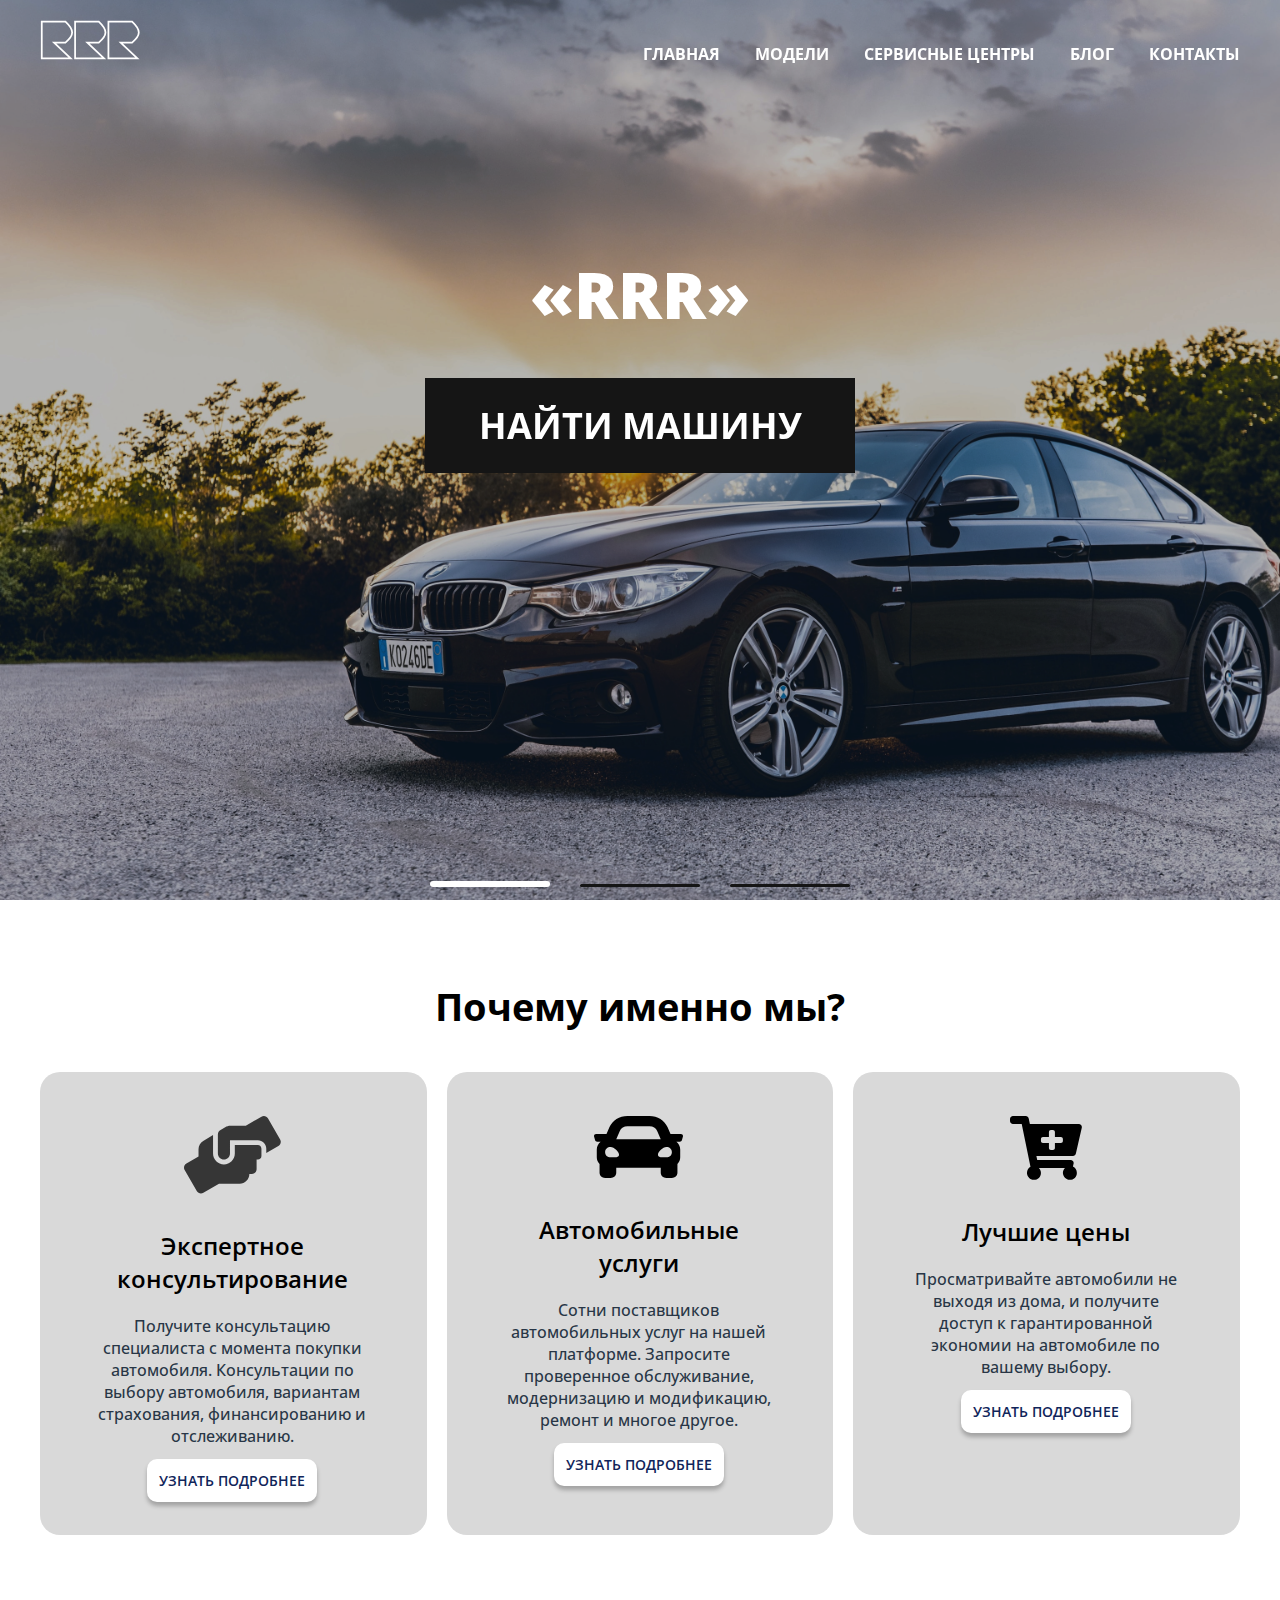
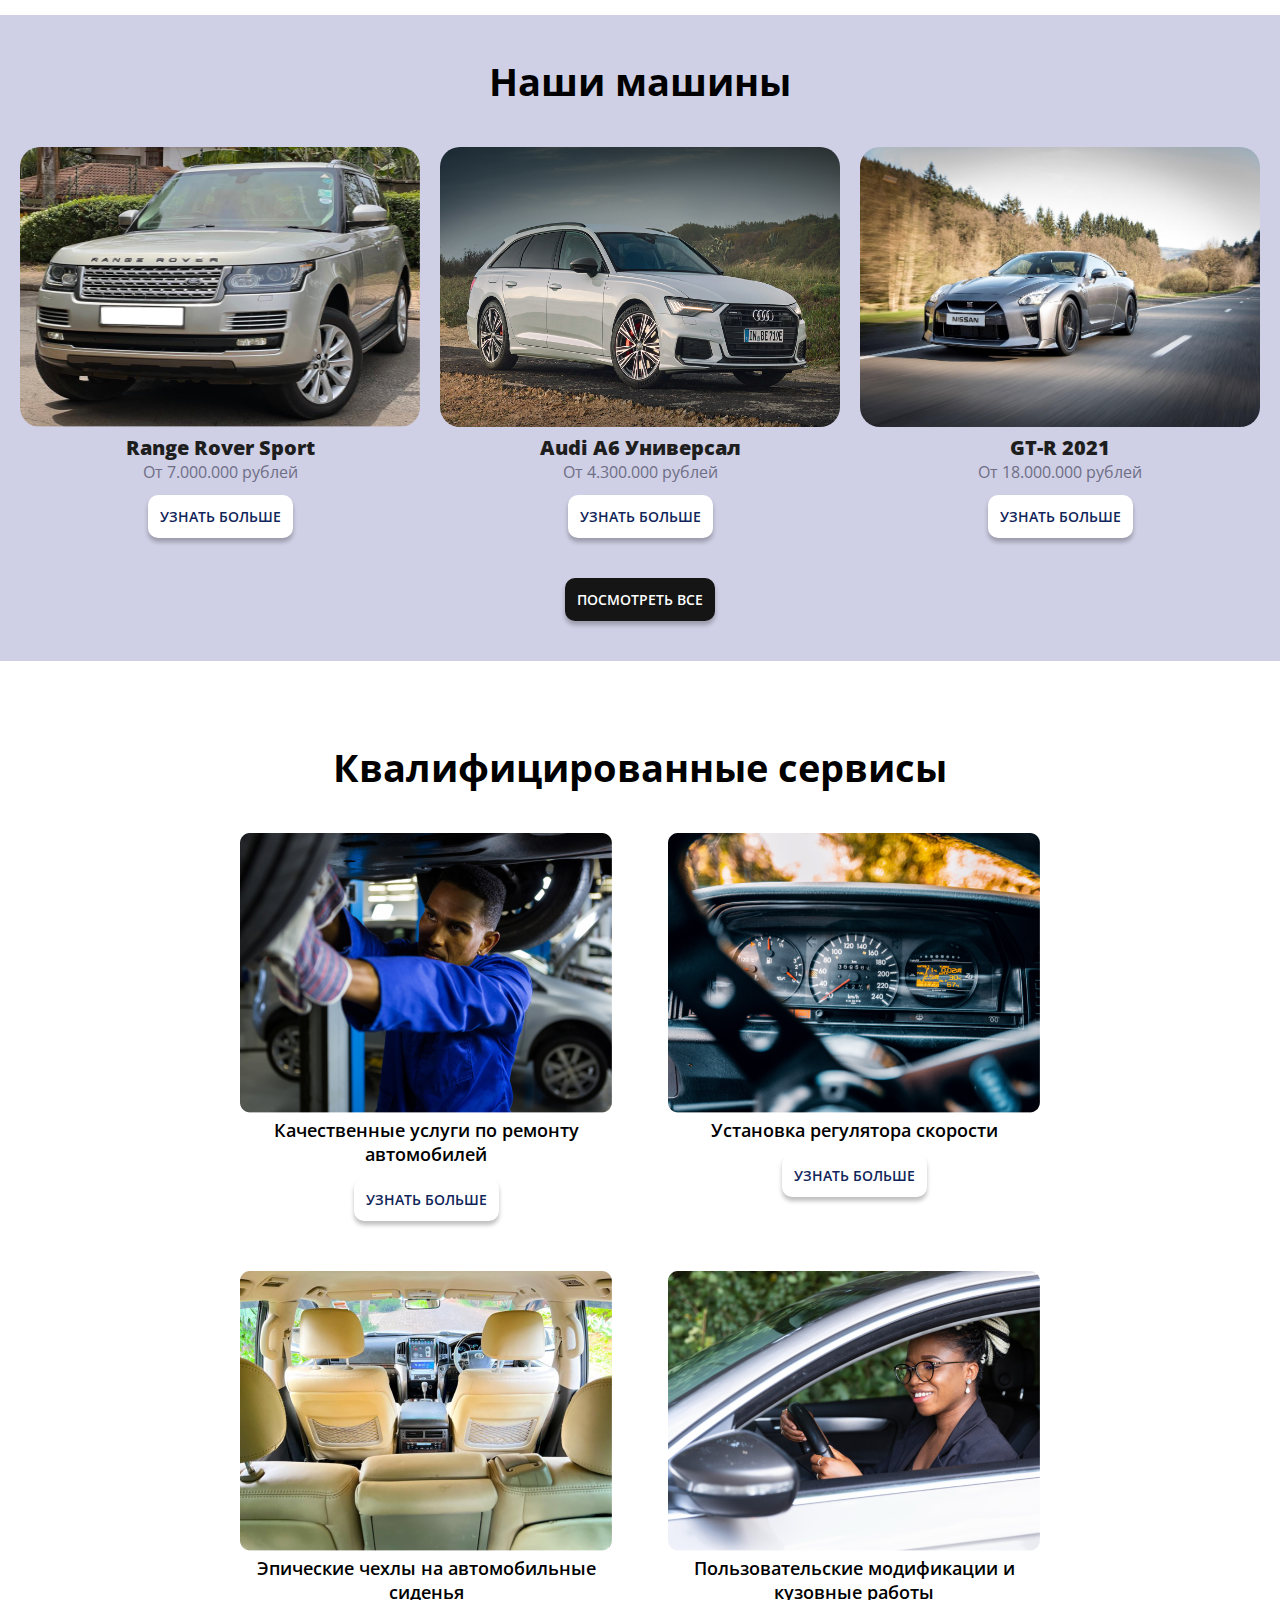
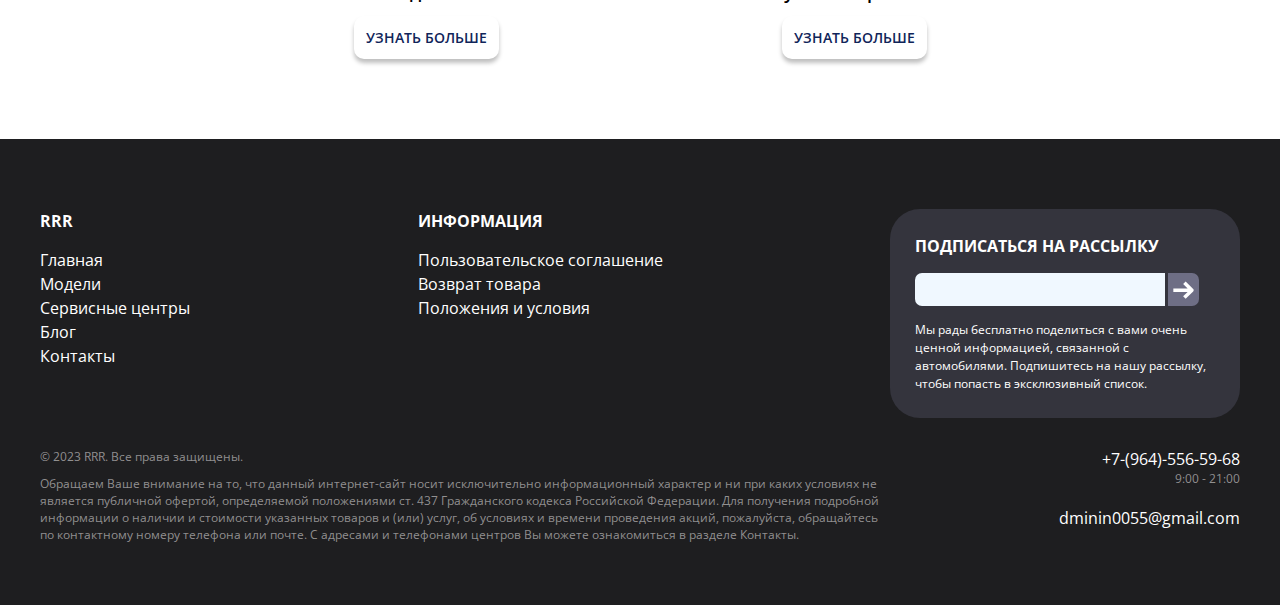
<file: index.html>
<!DOCTYPE html>
<html lang="en">
<head>
    <meta charset="UTF-8">
    <title>Car - showroom</title>
    <meta name="viewport" content="width=device-width, initial-scale=1.0">

    <link rel="preconnect" href="https://fonts.googleapis.com">
    <link rel="preconnect" href="https://fonts.gstatic.com" crossorigin>
    <link href="https://fonts.googleapis.com/css2?family=Inter:wght@400;600&family=Montserrat:wght@400;600;700&family=Open+Sans:wght@400;600;700&display=swap" rel="stylesheet">

    <link rel="preconnect" href="https://fonts.googleapis.com">
    <link rel="preconnect" href="https://fonts.gstatic.com" crossorigin>
    <link href="https://fonts.googleapis.com/css2?family=Lato:wght@400;700&display=swap" rel="stylesheet">

    <link
            rel="stylesheet"
            href="https://cdn.jsdelivr.net/npm/swiper@10/swiper-bundle.min.css"
    />

    <link rel="stylesheet" href="css/style.css">

    <script src="https://cdn.jsdelivr.net/npm/swiper@10/swiper-bundle.min.js" defer></script>
    <script src="js/main.js" defer></script>
    <script src="js/swiper.js" defer></script>
</head>
<body>

    <div class="wrapper">
        <header class="header header_main">
            <div class="container">
                <div class="header__inner">
                    <a href="index.html" class="logo">
                        <img src="img/main/logo.svg" alt="logo" class="logo_img" width="100px" >
                    </a>
                    <nav class="menu">
                        <ul class="menu_list">
                            <li class="menu_list-item">
                                <a href="index.html" class="menu_list-link">Главная</a>
                            </li>
                            <li class="menu_list-item">
                                <a href="pages/models.html" class="menu_list-link">Модели</a>
                            </li>
                            <li class="menu_list-item">
                                <a href="pages/service_center.html" class="menu_list-link">Сервисные центры</a>
                            </li>
                            <li class="menu_list-item">
                                <a href="pages/blog.html" class="menu_list-link">Блог</a>
                            </li>
                            <li class="menu_list-item">
                                <a href="pages/contacts.html" class="menu_list-link">Контакты</a>
                            </li>
                        </ul>
                    </nav>
                    <div class="burger">
                        <img src="img/white-menu.svg" alt="menu">
                    </div>
                </div>
            </div>
        </header>

        <div class="main">
            <section class="top">
                <div class="container">
                    <h1 class="title">
                        <span>&#171;RRR&#187;</span>
                    </h1>
                    <a href="pages/models.html" class="top__link">Найти Машину</a>
                </div>
            </section>
            <div class="slider">
                <div class="swiper">
                    <div class="swiper-wrapper">
                        <div class="swiper-slide" style="background-image: url(img/main/swiper_1.png)"></div>
                        <div class="swiper-slide" style="background-image: url(img/main/swiper_2.jpeg)"></div>
                        <div class="swiper-slide" style="background-image: url(img/main/swiper_3.jpeg)"></div>
                    </div>
                    <div class="swiper-pagination"></div>
                </div>
            </div>
            <section class="why_us">
                <div class="container">
                    <h1 class="why_us__title">Почему именно мы?</h1>
                    <div class="why_us__cards">
                        <div class="why_us__card_item">
                            <img src="img/main/card_img_1.svg" alt="img" class="why_us__card_img">
                            <p class="why_us__card_title">Экспертное консультирование</p>
                            <p class="why_us__card_description">
                                Получите консультацию специалиста с момента покупки автомобиля.
                                Консультации по выбору автомобиля, вариантам страхования, финансированию и отслеживанию.
                            </p>
                            <a href="pages/contacts.html" class="why_us__card_link">Узнать подробнее</a>
                        </div>
                        <div class="why_us__card_item">
                            <img src="img/main/card_img_2.svg" alt="img" class="why_us__card_img">
                            <p class="why_us__card_title">Автомобильные услуги</p>
                            <p class="why_us__card_description">
                                Сотни поставщиков автомобильных услуг на нашей платформе.
                                Запросите проверенное обслуживание, модернизацию и модификацию, ремонт и многое другое.
                            </p>
                            <a href="pages/contacts.html" class="why_us__card_link">Узнать подробнее</a>
                        </div>
                        <div class="why_us__card_item">
                            <img src="img/main/card_img_3.svg" alt="img" class="why_us__card_img">
                            <p class="why_us__card_title">Лучшие цены</p>
                            <p class="why_us__card_description">
                                Просматривайте автомобили не выходя из дома, и получите доступ
                                к гарантированной экономии на автомобиле по вашему выбору.
                            </p>
                            <a href="pages/contacts.html" class="why_us__card_link">Узнать подробнее</a>
                        </div>
                    </div>
                </div>
            </section>

            <section class="our_cars">
                <div class="container">
                    <h1 class="our_cars__title">Наши машины</h1>
                    <div class="our_cars__cards">
                        <div class="our_cars__card_item">
                            <img src="img/main/car_range_rover.png" alt="img" class="our_cars__card_img" width="400" height="280">
                            <p class="our_cars__card_car_title">Range Rover Sport</p>
                            <p class="our_cars__card_car_price">От 7.000.000 рублей</p>
                            <a href="pages/contacts.html" class="our_cars__card_link">Узнать больше</a>
                        </div>
                        <div class="our_cars__card_item">
                            <img src="img/main/car_audi.jpeg" alt="img" class="our_cars__card_img" width="400" height="280">
                            <p class="our_cars__card_car_title">Audi A6 Универсал</p>
                            <p class="our_cars__card_car_price">От 4.300.000 рублей</p>
                            <a href="pages/contacts.html" class="our_cars__card_link">Узнать больше</a>
                        </div>
                        <div class="our_cars__card_item">
                            <img src="img/main/car_gtr.jpeg" alt="img" class="our_cars__card_img" width="400" height="280">
                            <p class="our_cars__card_car_title">GT-R 2021</p>
                            <p class="our_cars__card_car_price">От 18.000.000 рублей</p>
                            <a href="pages/contacts.html" class="our_cars__card_link">Узнать больше</a>
                        </div>
                    </div>
                    <a href="pages/models.html" class="our_cars__link">Посмотреть все</a>
                </div>
            </section>

            <section class="quality_services">
                <div class="big_container">
                    <h1 class="quality_services__title">Квалифицированные сервисы</h1>
                    <div class="quality_services__cards">
                        <div class="quality_services__card_item">
                            <img src="img/main/services_1.png" alt="img" class="quality_services__card_img">
                            <p class="quality_services__card_text">Качественные услуги по ремонту автомобилей</p>
                            <a href="pages/contacts.html" class="quality_services__card_link">Узнать больше</a>
                        </div>
                        <div class="quality_services__card_item">
                            <img src="img/main/services_2.png" alt="img" class="quality_services__card_img">
                            <p class="quality_services__card_text">Установка регулятора скорости</p>
                            <a href="pages/contacts.html" class="quality_services__card_link">Узнать больше</a>
                        </div>
                        <div class="quality_services__card_item">
                            <img src="img/main/services_3.png" alt="img" class="quality_services__card_img">
                            <p class="quality_services__card_text">Эпические чехлы на автомобильные сиденья</p>
                            <a href="pages/contacts.html" class="quality_services__card_link">Узнать больше</a>
                        </div>
                        <div class="quality_services__card_item">
                            <img src="img/main/services_4.png" alt="img" class="quality_services__card_img">
                            <p class="quality_services__card_text">Пользовательские модификации и кузовные работы</p>
                            <a href="pages/contacts.html" class="quality_services__card_link">Узнать больше</a>
                        </div>
                    </div>
                </div>
            </section>
        </div>

        <footer class="footer">
            <div class="container">
                <div class="footer_container">
                    <div class="footer_menu">
                        <ul class="footer_menu-list">
                            <li class="footer_menu-list-item">
                                <p class="footer_menu-list-title">RRR</p>
                            </li>
                            <li class="footer_menu-list-item">
                                <a href="index.html" class="footer_menu-list-link">Главная</a>
                            </li>
                            <li class="footer_menu-list-item">
                                <a href="pages/models.html" class="footer_menu-list-link">Модели</a>
                            </li>
                            <li class="footer_menu-list-item">
                                <a href="pages/service_center.html" class="footer_menu-list-link">Сервисные центры</a>
                            </li>
                            <li class="footer_menu-list-item">
                                <a href="pages/blog.html" class="footer_menu-list-link">Блог</a>
                            </li>
                            <li class="footer_menu-list-item">
                                <a href="pages/contacts.html" class="footer_menu-list-link">Контакты</a>
                            </li>
                        </ul>
                    </div>
                    <div class="footer_menu">
                        <ul class="footer_menu-list">
                            <li class="footer_menu-list-item">
                                <p class="footer_menu-list-title">Информация</p>
                            </li>
                            <li class="footer_menu-list-item">
                                <a href="#" class="footer_menu-list-link">Пользовательское соглашение</a>
                            </li>
                            <li class="footer_menu-list-item">
                                <a href="#" class="footer_menu-list-link">Возврат товара</a>
                            </li>
                            <li class="footer_menu-list-item">
                                <a href="#" class="footer_menu-list-link">Положения и условия</a>
                            </li>
                        </ul>
                    </div>
                    <div class="footer_menu">
                        <div class="footer_menu-form">
                            <ul class="footer_menu-list">
                                <li class="footer_menu-list-item">
                                    <p class="footer_menu-list-title">Подписаться на рассылку</p>
                                </li>
                                <li class="footer_menu-list-item">
                                    <div class="footer_menu-list-input-container">
                                        <input type="email" class="footer_menu-list-input">
                                        <button class="footer_menu-list-input-submit">
                                            <img src="img/arrow.svg" alt="submit" class="footer_menu-list-input-submit-img">
                                        </button>
                                    </div>
                                </li>
                                <li class="footer_menu-list-item">
                                    <p class="footer_menu-list-description">
                                        Мы рады бесплатно поделиться с вами очень ценной информацией, связанной с автомобилями.
                                        Подпишитесь на нашу рассылку, чтобы попасть в эксклюзивный список.
                                    </p>
                                </li>
                            </ul>
                        </div>
                    </div>
                </div>
                <div class="footer_bottom">
                    <div class="footer_bottom-text">
                        <div class="footer_bottom-copyright">
                            © 2023 RRR. Все права защищены.
                        </div>
                        <p>
                            Обращаем Ваше внимание на то, что данный интернет-сайт носит исключительно информационный
                            характер и ни при каких
                            условиях не является
                            публичной офертой, определяемой положениями ст. 437 Гражданского кодекса Российской
                            Федерации. Для получения
                            подробной информации о наличии и
                            стоимости указанных товаров и (или) услуг, об условиях и времени проведения акций,
                            пожалуйста, обращайтесь по контактному номеру телефона или почте.
                            С адресами и телефонами центров Вы можете ознакомиться в разделе Контакты.
                        </p>
                    </div>
                    <div class="footer_bottom-contacts">
                        <div class="footer_bottom-contacts-data">
                            +7-(964)-556-59-68
                        </div>
                        <div class="footer_bottom-contacts-time">
                            9:00 - 21:00
                        </div>
                        <div class="footer_bottom-contacts-data">
                            dminin0055@gmail.com
                        </div>
                    </div>
                </div>

            </div>
        </footer>
    </div>

</body>
</html>
</file>
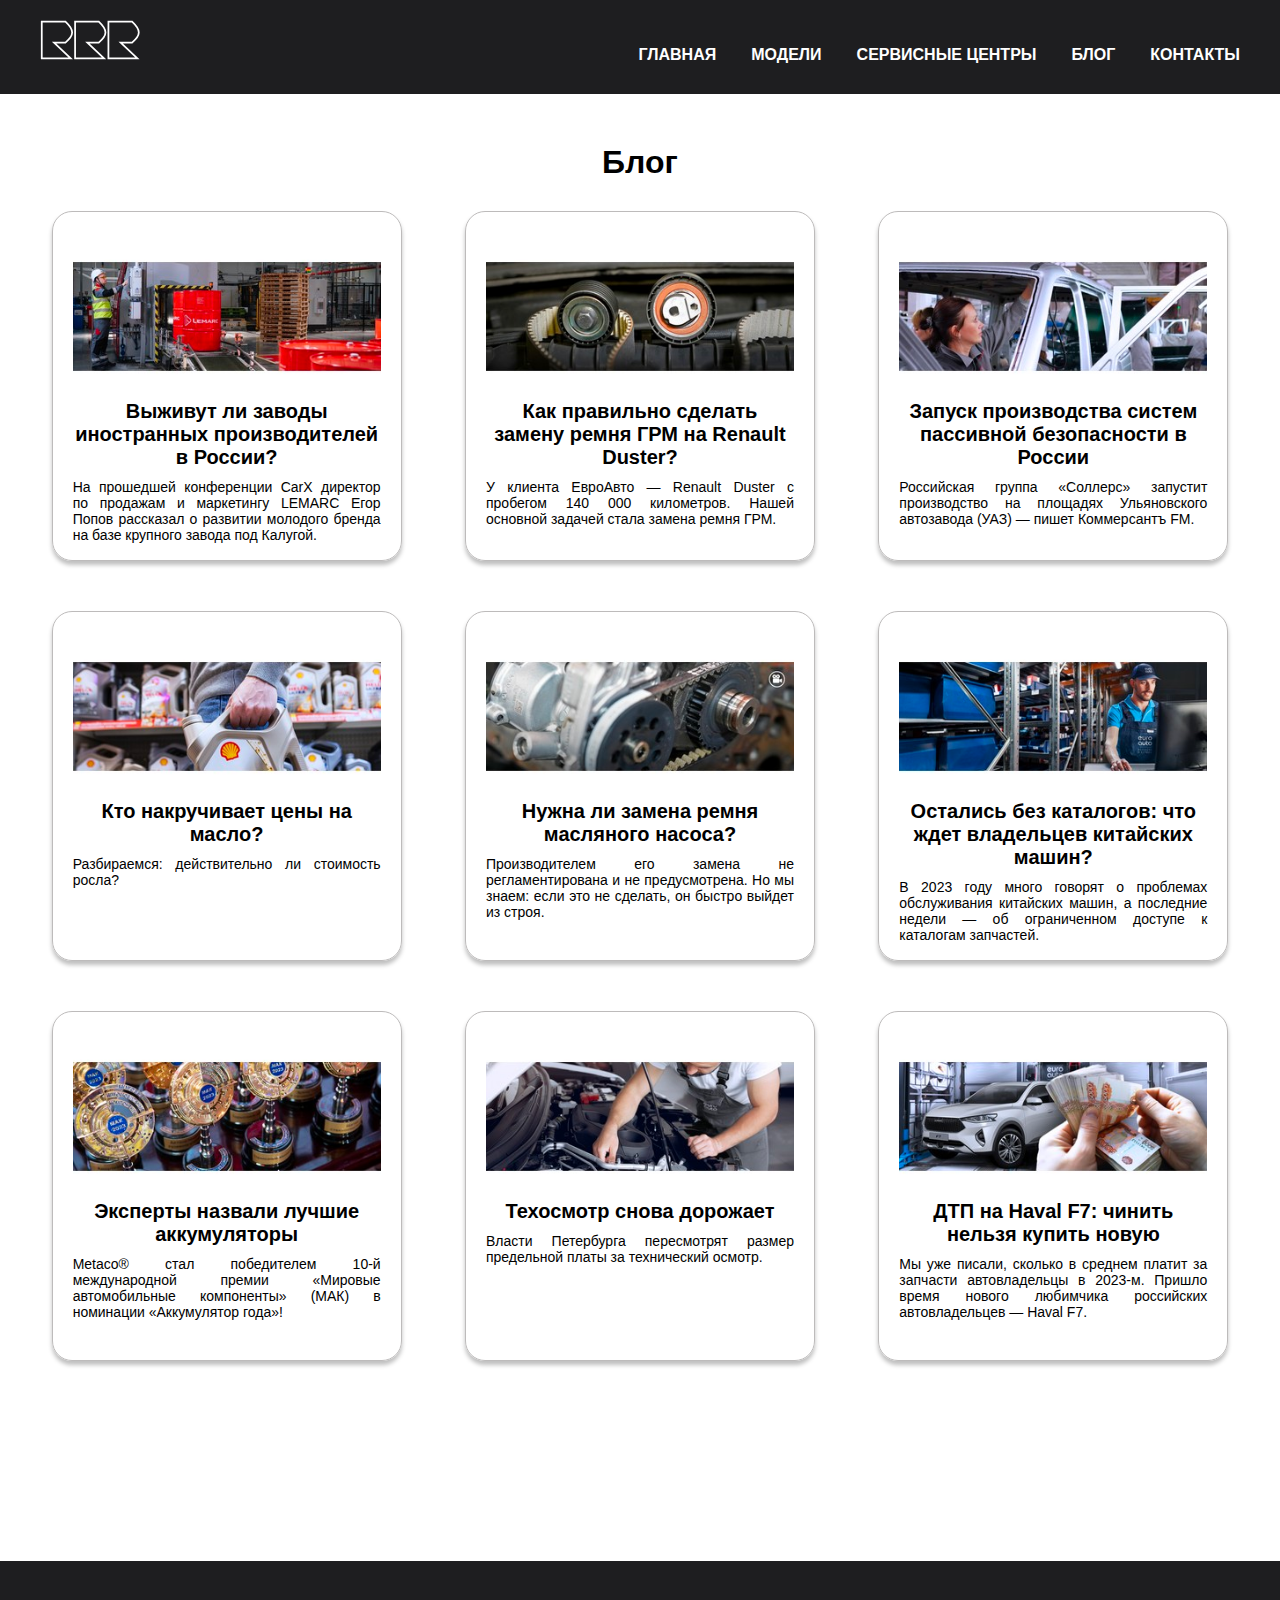
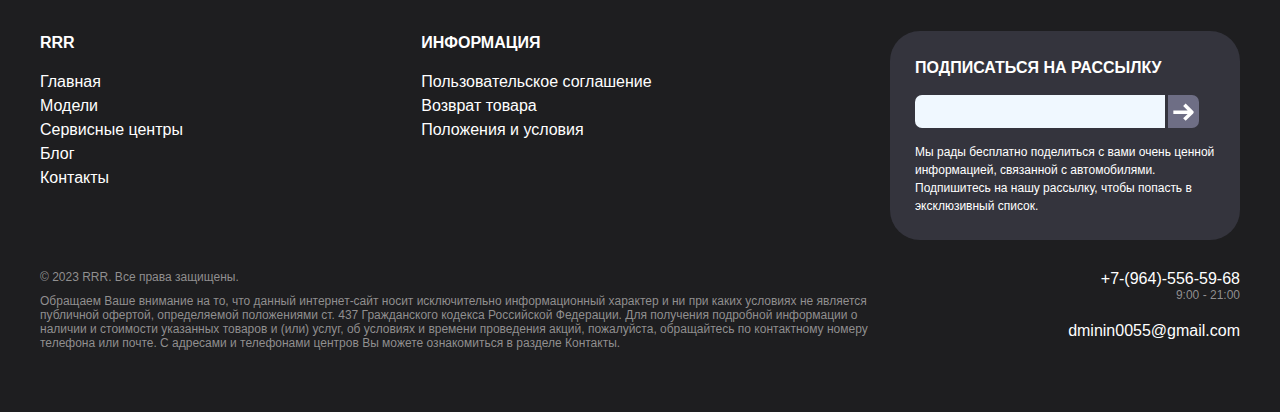
<file: pages/blog.html>
<!DOCTYPE html>
<html lang="en">
<head>
    <meta charset="UTF-8">
    <title>Car - showroom</title>
    <meta name="viewport" content="width=device-width, initial-scale=1.0">
    <link rel="preconnect" href="https://fonts.googleapis.com">
    <link rel="preconnect" href="https://fonts.gstatic.com" crossorigin>
    <link href="https://fonts.googleapis.com/css2?family=Lato:wght@400;700&display=swap" rel="stylesheet">
    <link rel="stylesheet" href="../css/style.css">
    <link rel="stylesheet" href="../css/style_blog.css">
    <script src="../js/main.js" defer></script>
    <script src="../js/blog.js" defer></script>
</head>
<body>

    <div class="wrapper">
        <header class="header">
            <div class="container">
                <div class="header__inner">
                    <a href="../index.html" class="logo">
                        <img src="../img/main/logo.svg" alt="logo" class="logo_img" width="100px" >
                    </a>
                    <nav class="menu">
                        <ul class="menu_list">
                            <li class="menu_list-item">
                                <a href="../index.html" class="menu_list-link">Главная</a>
                            </li>
                            <li class="menu_list-item">
                                <a href="models.html" class="menu_list-link">Модели</a>
                            </li>
                            <li class="menu_list-item">
                                <a href="service_center.html" class="menu_list-link">Сервисные центры</a>
                            </li>
                            <li class="menu_list-item">
                                <a href="blog.html" class="menu_list-link">Блог</a>
                            </li>
                            <li class="menu_list-item">
                                <a href="contacts.html" class="menu_list-link">Контакты</a>
                            </li>
                        </ul>
                    </nav>
                    <div class="burger">
                        <img src="../img/white-menu.svg" alt="menu">
                    </div>
                </div>
            </div>
        </header>

        <div class="main">
            <div class="blog_wrapper">
                <div class="blog_container">
                    <div class="main_div">
                        <h1 class="main_title">Блог</h1>
                        <div class="blog_items">
                            <a href="#" class="blog_item_link">
                                <div class="blog_item">
                                    <img src="../img/blog/img.png" alt="" class="blog_item_img">
                                    <h5 class="blog_item_title">Выживут ли заводы иностранных производителей в России?</h5>
                                    <p class="blog_item_description">На прошедшей конференции CarX директор по продажам и маркетингу LEMARC Егор Попов рассказал о развитии молодого бренда на базе крупного завода под Калугой.</p>
                                </div>
                                <div class="hidden">
                                    <div class="hidden_content h1">
                                        <h1 class="title">Почему производство масел востребовано в России?</h1>
                                        <p class="p">“С уходом четырех лидеров рынка моторных масел перед нами встала задача заместить их продуктовую линейку без потери качества. Автомобили, которые выходят на наш рынок последние 5-7 лет, стали еще более технологичными и современными. Заглянув в сервисные книжки ваших машин и тех, которые только появляются, вы увидите требования уровня API SP, малозольные масла, уровня С5 - С6 и так далее. Я уже не говорю про маловязкие”, — рассказал Егор Попов.</p>
                                        <h1 class="title">Производство российского масла для ДВС</h1>
                                        <p class="p">Спикер рассказал, что в первую очередь удалось сохранить команду и сверхсовременный технологичный завод 2018 года. Он производит до 75 тыс. тонн продукции в год. Для обеспечения бесперебойных поставок на рынок пришлось надстроить резервуарный парк, модернизировать его для единовременного хранения 8 000 тонн сырья. Зачем так много? Сейчас LEMARC использует те же импортные компоненты, что прежний бренд. Изменились только сроки поставки: с 14 до 120 дней. Хранить компоненты приходится дольше.</p>
                                        <p class="p">Лаборатория, оборудованная по последнему слову техники, занимается контролем входящего сырья и готовой продукции. Сотрудники на связи с автопроизводителями в Европе и Азии 24/7. Очень важен вопрос допусков, которые будут получены уже в ноябре 2023 года.</p>
                                        <p class="p">В компании действует инновационная технология потокового смешивания компонентов Simultaneous Metering Blender (SMB). Это еще одна возможность увеличить объем производства, который планируется наращивать. Склад готовой продукции на 8 000 паллетомест позволяет до 2 месяцев хранить продукцию для дистрибьюторов, дилеров и автозаводов.</p>
                                    </div>
                                </div>
                            </a>
                            <a href="#" class="blog_item_link">
                                <div class="blog_item">
                                    <img src="../img/blog/img_1.png" alt="" class="blog_item_img">
                                    <h5 class="blog_item_title">Как правильно сделать замену ремня ГРМ на Renault Duster?</h5>
                                    <p class="blog_item_description">У клиента ЕвроАвто — Renault Duster c пробегом 140 000 километров. Нашей основной задачей стала замена ремня ГРМ.</p>
                                </div>
                                <div class="hidden">
                                    <div class="hidden_content h2">
                                        <h1 class="title">Как правильно сделать замену ремня ГРМ на Renault Duster?</h1>
                                        <p class="p">Для ремонта потребуются ремень ГРМ, натяжной ролик, паразитный ролик. Можно купить их по отдельности, но мы использовали комплект Metaco. Во-первых, он надлежащего качества. Во-вторых, в комплекте есть нужные заглушки технологического отверстия для установки планки фиксатора распредвала и два болта.</p>
                                        <p class="p">Кроме того, потребуются фиксаторы коленчатого вала и распредвала, а также шестерен распредвала. Начинаем работу с осмотра автомобиля целиком, даже если заказ-наряд не включает это. Например, в данном случае рекомендовано заменить воздушный фильтр. </p>
                                        <p class="p">Пока колесо не снято, проверяем наличие люфтов и посторонних шумов. Передние покрышки летние, задние зимние. Это запрещено, к тому же небезопасно. Заметен небольшой люфт подвески. Отчетливо стучит правая стойка стабилизатора. С задней стороны тормозной щит покрыт технической жидкостью – значит, поврежден тормозной цилиндр. Такая течь небезопасна.</p>
                                        <p class="p">Видны рыжие следы на крестовине карданного вала и его люфт. Рано или поздно это приведет к битью подшипника хвостовика заднего редуктора. Заводом-изготовителем не предусмотрен ремонт карданного вала — рекомендуем замену. </p>
                                    </div>
                                </div>
                            </a>
                            <a href="#" class="blog_item_link">
                                <div class="blog_item">
                                    <img src="../img/blog/img_2.png" alt="" class="blog_item_img">
                                    <h5 class="blog_item_title">Запуск производства систем пассивной безопасности в России</h5>
                                    <p class="blog_item_description">Российская группа «Соллерс» запустит производство на площадях Ульяновского автозавода (УАЗ) — пишет Коммерсантъ FM.</p>
                                </div>
                                <div class="hidden">
                                    <div class="hidden_content h3">
                                        <h1 class="title">Запуск производства систем пассивной безопасности в России</h1>
                                        <p class="p">Российская группа «Соллерс» запустит производство на площадях Ульяновского автозавода (УАЗ) — пишет Коммерсантъ FM. Планируется выпуск подушек и ремней безопасности, электронных блоков управления системами безопасности и рулевых колес. Рассказываем о проекте!</p>
                                        <h1 class="title">Почему именно эти устройства?</h1>
                                        <p class="p">Выбор товаров для производства объяснил заместитель генерального директора ЕвроАвто, член правления Союза автосервисов Илья Плисов:</p>
                                        <p class="p">“Выпуск автомобилей без подушек безопасности недопустим. Уже несколько десятилетий они показывают свою эффективность и спасают сотни жизней. Производство самих подушек, связанных с ними пиропатронов, близких по действию преднатяжителей ремней безопасности и систем управления срабатыванием, критически важно для страны."</p>
                                        <h1 class="title">Поддержка Минпромторг</h1>
                                        <p class="p">К слову о поддержке. Объем инвестиций в проект “Соллерс” составит примерно 1,5 млрд рублей. Группа планирует взять займ у Фонда развития промышленности (ФРП). К проекту планируется привлечь китайских партнеров. </p>
                                    </div>
                                </div>
                            </a>
                            <a href="#" class="blog_item_link">
                                <div class="blog_item">
                                    <img src="../img/blog/img_3.png" alt="" class="blog_item_img">
                                    <h5 class="blog_item_title">Кто накручивает цены на масло?</h5>
                                    <p class="blog_item_description">Разбираемся: действительно ли стоимость росла?</p>
                                </div>
                                <div class="hidden">
                                    <div class="hidden_content h4">
                                        <h1 class="title">Кто накручивает цены на масло?</h1>
                                        <p class="p">Вы видели эти заголовки? Если не брать во внимание новости о контрафакте моторного масла в СМИ, то они о его цене:

                                            Какие проблемы ждут рынок автомобильных масел. Они уже подорожали на 80%
                                            В России скоро подорожает импортное моторное масло
                                            Великое автоподорожание. Как не переплачивать за масло?

                                            Это лишь несколько примеров. Разбираемся: действительно ли стоимость росла?</p>
                                        <h1 class="title">Автомасла дорожают?</h1>
                                        <p class="p">Причин всегда несколько. Это может быть рост спроса на нефтепродукты, увеличение стоимости производства масла и изменение курса валют. </p>
                                        <img src="../img/blog/oil.png" alt="" class="oil">
                                        <p class="p">Если курс валюты страны, в которой производится масло, меняется относительно России, то следом за ней — цена. Есть еще такой фактор, как конкуренция: когда она высокая, ждем дефляции (снижения общего уровня цен на товары и услуги).</p>
                                        <p class="p">За последний год эти факторы постоянно менялись: игроки уходили с рынка (Shell, Total, Mobil, Castrol), появлялись новые бренды, становились более востребованными российские производители, про курс валюты вы знаете сами. Отсюда большой разброс и появление контрафакта. Но из приведенной выше статистики видно, что роста цены даже на 40-50% не было. И если в вашем магазине он произошел, то вопросы к самому продавцу.</p>
                                    </div>
                                </div>
                            </a>
                            <a href="#" class="blog_item_link">
                                <div class="blog_item">
                                    <img src="../img/blog/img_4.png" alt="" class="blog_item_img">
                                    <h5 class="blog_item_title">Нужна ли замена ремня масляного насоса?</h5>
                                    <p class="blog_item_description">Производителем его замена не регламентирована и не предусмотрена. Но мы знаем: если это не сделать, он быстро выйдет из строя.</p>
                                </div>
                                <div class="hidden">
                                    <div class="hidden_content">
                                        <h1 class="title">Нужна ли замена ремня масляного насоса?</h1>
                                        <p class="p">Знаете, в чем особенность двухлитровый турбодизеля  серии 288? Привод масляного насоса, совмещенного с вакуумным насосом, осуществляется ременной передачей. Производителем его замена не регламентирована и не предусмотрена. Но мы знаем: если это не сделать, он быстро выйдет из строя. Так что делаем замену ремня. </p>
                                        <p class="p">Потребуется специальный фиксатор, чтобы удерживать вал. Так проще открутить центральный болт, чтобы ослабить шестерню относительно вала.</p>
                                        <p class="p">Привод балансирных валов — через шестерню. Нет ни ремней, ни натяжителей. На ремне масляного насоса виден зазор. Его быть не должно — из-за этого он начинает ерзать и обрывается. Технический специалист ЕвроАвто попробовал заменить ремень без снятия насоса. Получилось или нет? Смотрите в видео!</p>
                                    </div>
                                </div>
                            </a>
                            <a href="#" class="blog_item_link">
                                <div class="blog_item">
                                    <img src="../img/blog/new.png" alt="" class="blog_item_img">
                                    <h5 class="blog_item_title">Остались без каталогов: что ждет владельцев китайских машин?</h5>
                                    <p class="blog_item_description">В 2023 году много говорят о проблемах обслуживания китайских машин, а последние недели — об ограниченном доступе к каталогам запчастей.</p>
                                </div>
                                <div class="hidden">
                                    <div class="hidden_content h6">
                                        <h1 class="title">Остались без каталогов: что ждет владельцев китайских машин?</h1>
                                        <p class="p">В 2023 году много говорят о проблемах обслуживания китайских машин, а последние недели — об ограниченном доступе к каталогам запчастей. Чем это чревато? Увеличением сроков ремонта и обслуживания? Ошибками при установке? О том, как это будет работать на практике, рассказал заместитель генерального директора ЕвроАвто Илья Плисов.</p>
                                        <h1 class="title">Что не так с доступом к каталогам</h1>
                                        <p class="p">С азиатскими марками, которые заходили на рынок Российской Федерации достаточно давно, проблем нет. Дилеры сформированы, и данные для независимых автосервисов предоставлены. Но появилось очень много новых брендов, при этом каталоги запчастей, инструкции по эксплуатации и техническому обслуживанию недоступны для СТО. </p>
                                        <p class="p">Традиционно производители организуют работу только дилеров. Но их сети так быстро не растут. В России на сегодняшний день только 100 крупных городов и больше 2 000 мелких населенных пунктов. Очевидно, что сеть по каждой из десятков марок, которые сегодня оказались в России, невозможно быстро нарастить. И много городов, в которых ездят эти автомобили, но обслужить их негде. Люди едут в независимый сервис, а у того нет доступа к технической документации. </p>
                                        <h1 class="title">Для чего нужна техническая документация</h1>
                                        <p class="p">Современная машина состоит, плюс-минус, из 2 000 запчастей. В инструкции по эксплуатации описано, какие масляные продукты заливать в двигатель или трансмиссию, какая тормозная жидкость нужна — все основные вещи. Но эти 2 000 деталей туда не попадают. Полистайте свои инструкции, вы не обнаружите там перечня! Поэтому существуют специальные каталоги с артикулами, которые производители выпускают, чтобы комплектовать машины. И вот доступа к ним нет. </p>
                                        <p class="p">За годы эксплуатации европейских марок люди получили документацию. Плюс были агрегатные системы и системы типа Автодаты, в которых можно посмотреть информацию о ремонте. Решения, которые есть в Китае и Юго-Восточной Азии, еще не попали в Россию. Иногда появляются данные, которые вы можете открыть и полистать, но они на китайском языке. А с иероглифами у нас пока не все умеют справляться.</p>
                                        <h1 class="title">Что делать владельцам китайских машин?</h1>
                                        <p class="p">Все зависит от наличия дилеров в конкретном регионе. По-хорошему автоконцерн должен открыть предприятия хотя бы в 30-50 городах, чтобы сервисы были доступны населению. Но на сегодняшний день мало марок представлены так на территории Российской Федерации. Владельцы поедут в Москву, Питер, Екатеринбург, Краснодар — крупные города, где есть дилеры. </p>
                                    </div>
                                </div>
                            </a>
                            <a href="#" class="blog_item_link">
                                <div class="blog_item">
                                    <img src="../img/blog/img_6.png" alt="" class="blog_item_img">
                                    <h5 class="blog_item_title">Эксперты назвали лучшие аккумуляторы</h5>
                                    <p class="blog_item_description">Metaco® стал победителем 10-й международной премии «Мировые автомобильные компоненты» (МАК) в номинации «Аккумулятор года»!</p>
                                </div>
                                <div class="hidden">
                                    <div class="hidden_content h7">
                                        <h1 class="title">Эксперты назвали лучшие аккумуляторы</h1>
                                        <p class="p">Metaco® стал победителем 10-й международной премии «Мировые автомобильные компоненты» (МАК) в номинации «Аккумулятор года»! Поздравляем с признанием и рассказываем, что это означает.</p>
                                        <h1 class="title">Качественные аккумуляторы</h1>
                                        <p class="p">Премия МАК — это экспертное подтверждение качества и надежности аккумуляторов Metaco®. Его увидят пользователи metaco.parts. ozon.ru, amtel.club и других интернет-площадок. Позже логотип премии будет размещен на этикетке продукции. Конкуренция была серьезная, всего 190 брендов претендовали на звание лучших. В этом году в голосовании участвовали 28 000 человек. Это интернет-пользователи, специалисты сервисных станций, автомагазинов, представители компаний-дистрибьюторов автокомпонентов, эксперты автомобильной отрасли и автолюбители. К экспертам вопросов нет, среди  партнеров премии MIMS Automobility Moscow, СТО EXPO, Союз Автосервисов, агентство Автостат, инжиниринговый центр Smart, журналы «Автокомпоненты» и «Движок».</p>
                                        <h1 class="title">Премия МАК</h1>
                                        <p class="p">МАК ежегодно определяет лидеров отрасли автокомпонентов среди отечественных и зарубежных брендов. В этом году награждение прошло в 10-й раз. Тема — путешествие по России. Интерес двойной: как к самим поездкам, так и к российским производителям и собственным торговым маркам (СТМ). Большинство зарубежных брендов ушло с рынка РФ, и активно развиваются новые. СТМ увеличивают ассортимент, следят за качеством, завоевывают свое место в портфелях брендов оптовиков и в сердцах автовладельцев.</p>
                                    </div>
                                </div>
                            </a>
                            <a href="#" class="blog_item_link">
                                <div class="blog_item">
                                    <img src="../img/blog/img_7.png" alt="" class="blog_item_img">
                                    <h5 class="blog_item_title">Техосмотр снова дорожает</h5>
                                    <p class="blog_item_description">Власти Петербурга пересмотрят размер предельной платы за технический осмотр.</p>
                                </div>
                                <div class="hidden">
                                    <div class="hidden_content h8">
                                        <h1 class="title">Техосмотр снова дорожает</h1>
                                        <p class="p">Власти Петербурга пересмотрят размер предельной платы за технический осмотр — сообщает ТАСС. Год назад они уже подняли ее сразу на 75% впервые с 2012 года.</p>
                                        <h1 class="title">Техобслуживание после ухода западных автобрендов</h1>
                                        <p class="p">За 2022-2023 многие европейские бренды авто и запчастей покинули рынок, ряд автоконцернов ограничил доступ к сервисным программам, менялся курс рубля. Это повлияло на стоимость обслуживания автомобилей. По всей видимости, власти Санкт-Петербурга отреагировали на изменения. В пояснительной записке говорится, что цены рассчитали методом индексации с учетом накопленного уровня инфляции за 2022 год, а это около 12%. ТО — затратный процесс, который требует замены запчастей и расходников. В лучшем случае они дорожают в пределах инфляции. </p>
                                        <h1 class="title">Новые цены на техосмотр</h1>
                                        <p class="p">Согласно постановлению городского правительства на портале антикоррупционной экспертизы, с 1 января 2024 года техосмотр будет стоить:</p>
                                        <ul class="list">
                                            <li class="li">легковых автомобилей — 1 730 руб. (сейчас 881);</li>
                                            <li class="li">грузовиков с технически допустимой максимальной массой более 12 тонн —  3 916 руб. (вместо 3 498);</li>
                                            <li class="li">мотоциклов — 577 рублей (ранее 515 рублей).</li>
                                        </ul>
                                    </div>
                                </div>
                            </a>
                            <a href="#" class="blog_item_link">
                                <div class="blog_item">
                                    <img src="../img/blog/img_8.png" alt="" class="blog_item_img">
                                    <h5 class="blog_item_title">ДТП на Haval F7: чинить нельзя купить новую</h5>
                                    <p class="blog_item_description">Мы уже писали, сколько в среднем платит за запчасти автовладельцы в 2023-м. Пришло время нового любимчика российских автовладельцев — Haval F7.</p>
                                </div>
                                <div class="hidden">
                                    <div class="hidden_content h9">
                                        <h1 class="title">ДТП на Haval F7: чинить нельзя купить новую</h1>
                                        <p class="p">Ни для кого не секрет, что страховая не всегда покрывает все затраты на ремонт после ДТП. Мы уже писали, сколько в среднем платит за запчасти владелец Skoda Octavia А7, BMW X5, Geely Tugella, Kia Riо и Renault Duster в 2023-м. Пришло время нового любимчика российских автовладельцев — Haval F7.</p>
                                        <h1 class="title"></h1>
                                        <p class="p"></p>
                                        <img src="../img/blog/prices.png" alt="" style="margin: 20px auto" class="hidden_image">
                                        <p class="p">Предположим, водитель собрал ДТП-“бинго”, и ему нужен весь комплект деталей. Полный набор оригинала купить не получится, некоторых запчастей просто нет. Те, что есть, обойдутся в 187 тыс. руб., а страховая выделит только 102 тыс. Переднее левое крыло можно заменить б/у или аналогом, а вот правое крыло и лобовое стекло — только аналогом. Он, кстати, весь в наличии: полный набор таких деталей обойдется в 109 тыс. руб. при выплате страховой в 130 тыс. Получается, если автовладелец согласен на аналог, то укладываемся! </p>
                                        <h1 class="title">Получить выплату по ОСАГО деньгами</h1>
                                        <p class="p">Популярное решение в 2023 году — получить страховую выплату деньгами. Но надо помнить, что компания удержит часть денег за износ. Для Haval F7 2022 г.в. он оценивается в 11%.

                                            Итак, максимальная сумма составит 117 тыс. руб. Купить за них оригинал становится еще менее реальным, а вот аналог поставить все еще можно, при наличии — б/у. Но повреждения все равно придется устранять, и со временем это будет только дороже.</p>
                                    </div>
                                </div>
                            </a>
                        </div>
                    </div>
                </div>
            </div>
        </div>

        <footer class="footer">
            <div class="container">
                <div class="footer_container">
                    <div class="footer_menu">
                        <ul class="footer_menu-list">
                            <li class="footer_menu-list-item">
                                <p class="footer_menu-list-title">RRR</p>
                            </li>
                            <li class="footer_menu-list-item">
                                <a href="../index.html" class="footer_menu-list-link">Главная</a>
                            </li>
                            <li class="footer_menu-list-item">
                                <a href="models.html" class="footer_menu-list-link">Модели</a>
                            </li>
                            <li class="footer_menu-list-item">
                                <a href="service_center.html" class="footer_menu-list-link">Сервисные центры</a>
                            </li>
                            <li class="footer_menu-list-item">
                                <a href="blog.html" class="footer_menu-list-link">Блог</a>
                            </li>
                            <li class="footer_menu-list-item">
                                <a href="contacts.html" class="footer_menu-list-link">Контакты</a>
                            </li>
                        </ul>
                    </div>
                    <div class="footer_menu">
                        <ul class="footer_menu-list">
                            <li class="footer_menu-list-item">
                                <p class="footer_menu-list-title">Информация</p>
                            </li>
                            <li class="footer_menu-list-item">
                                <a href="#" class="footer_menu-list-link">Пользовательское соглашение</a>
                            </li>
                            <li class="footer_menu-list-item">
                                <a href="#" class="footer_menu-list-link">Возврат товара</a>
                            </li>
                            <li class="footer_menu-list-item">
                                <a href="#" class="footer_menu-list-link">Положения и условия</a>
                            </li>
                        </ul>
                    </div>
                    <div class="footer_menu">
                        <div class="footer_menu-form">
                            <ul class="footer_menu-list">
                                <li class="footer_menu-list-item">
                                    <p class="footer_menu-list-title">Подписаться на рассылку</p>
                                </li>
                                <li class="footer_menu-list-item">
                                    <div class="footer_menu-list-input-container">
                                        <input type="email" class="footer_menu-list-input">
                                        <button class="footer_menu-list-input-submit">
                                            <img src="../img/arrow.svg" alt="submit" class="footer_menu-list-input-submit-img">
                                        </button>
                                    </div>
                                </li>
                                <li class="footer_menu-list-item">
                                    <p class="footer_menu-list-description">
                                        Мы рады бесплатно поделиться с вами очень ценной информацией, связанной с автомобилями.
                                        Подпишитесь на нашу рассылку, чтобы попасть в эксклюзивный список.
                                    </p>
                                </li>
                            </ul>
                        </div>
                    </div>
                </div>
                <div class="footer_bottom">
                    <div class="footer_bottom-text">
                        <div class="footer_bottom-copyright">
                            © 2023 RRR. Все права защищены.
                        </div>
                        <p>
                            Обращаем Ваше внимание на то, что данный интернет-сайт носит исключительно информационный
                            характер и ни при каких
                            условиях не является
                            публичной офертой, определяемой положениями ст. 437 Гражданского кодекса Российской
                            Федерации. Для получения
                            подробной информации о наличии и
                            стоимости указанных товаров и (или) услуг, об условиях и времени проведения акций,
                            пожалуйста, обращайтесь по контактному номеру телефона или почте.
                            С адресами и телефонами центров Вы можете ознакомиться в разделе Контакты.
                        </p>
                    </div>
                    <div class="footer_bottom-contacts">
                        <div class="footer_bottom-contacts-data">
                            +7-(964)-556-59-68
                        </div>
                        <div class="footer_bottom-contacts-time">
                            9:00 - 21:00
                        </div>
                        <div class="footer_bottom-contacts-data">
                            dminin0055@gmail.com
                        </div>
                    </div>
                </div>

            </div>
        </footer>
    </div>

</body>
</html>
</file>
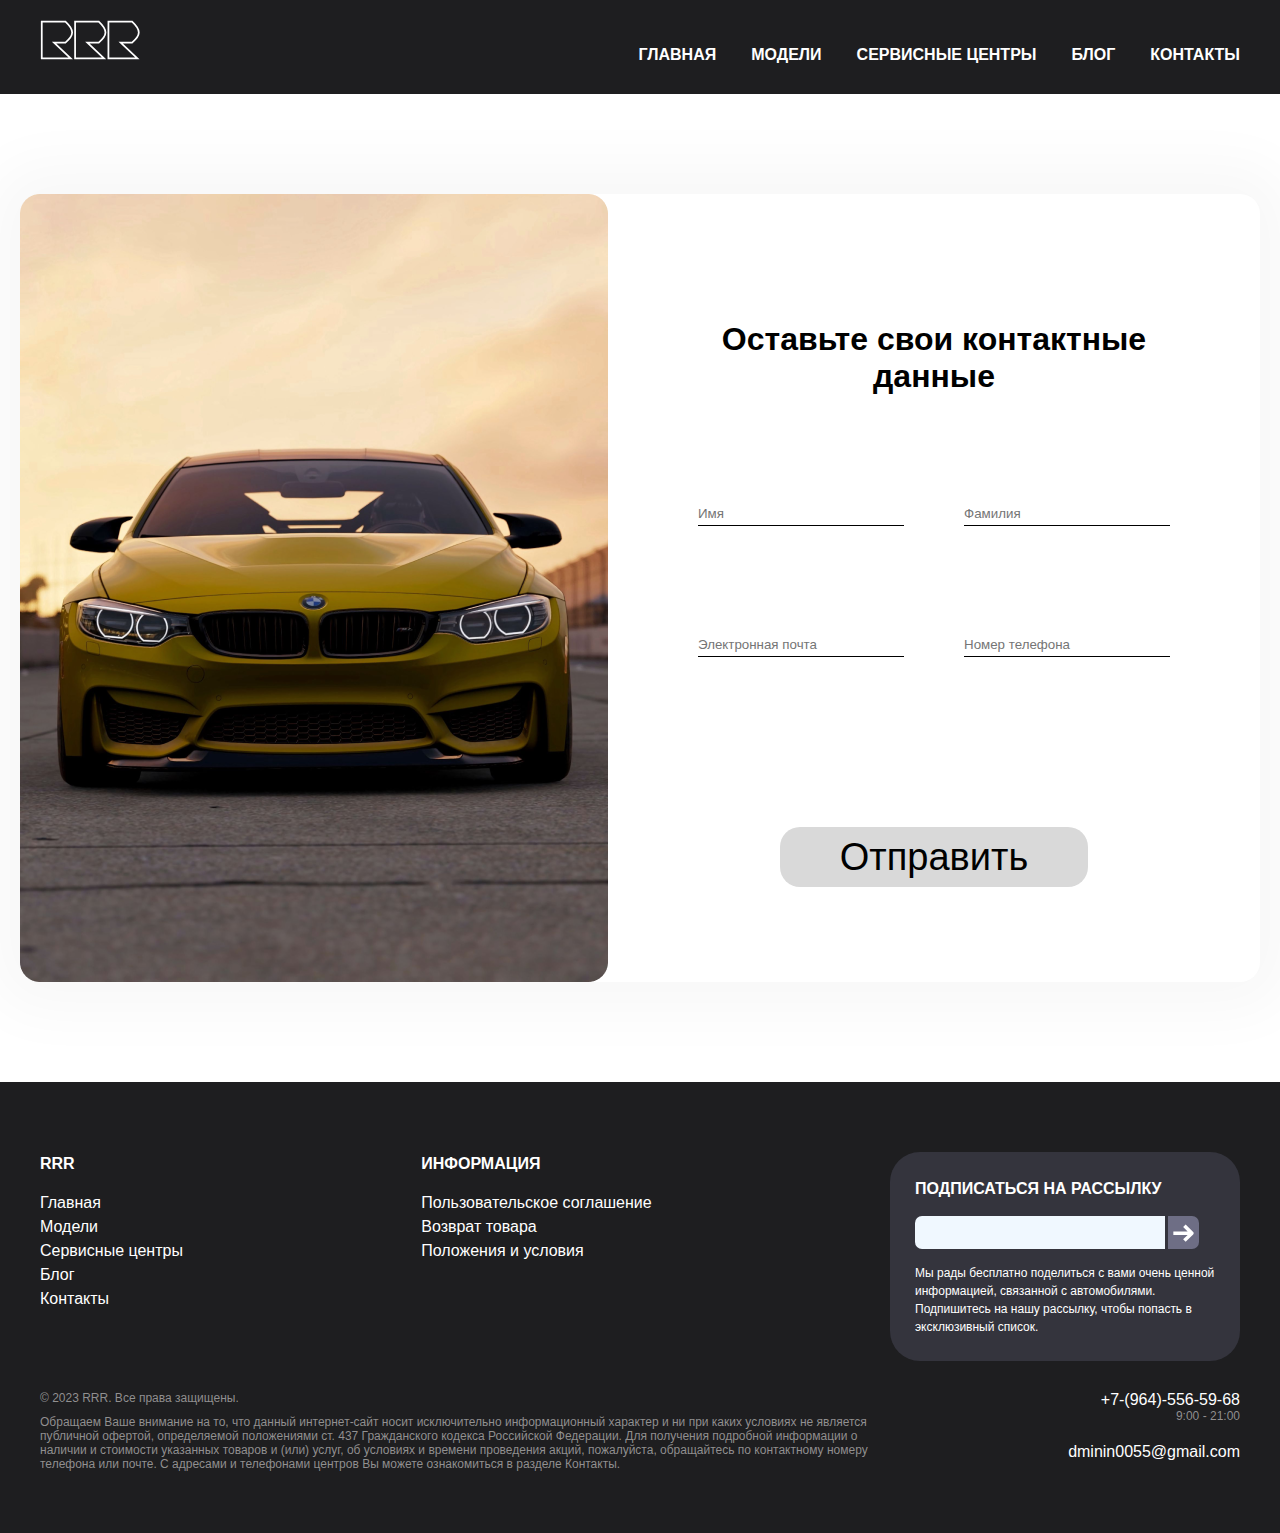
<file: pages/contacts.html>
<!DOCTYPE html>
<html lang="en">
<head>
    <meta charset="UTF-8">
    <title>Car - showroom</title>
    <meta name="viewport" content="width=device-width, initial-scale=1.0">
    <link rel="preconnect" href="https://fonts.googleapis.com">
    <link rel="preconnect" href="https://fonts.gstatic.com" crossorigin>
    <link href="https://fonts.googleapis.com/css2?family=Lato:wght@400;700&display=swap" rel="stylesheet">
    <link rel="stylesheet" href="../css/style.css">
    <link rel="stylesheet" href="../css/style_contacts.css">
    <script src="../js/main.js" defer></script>
    <script src="../js/contacts.js" defer></script>
</head>
<body>

    <div class="wrapper">
        <header class="header">
            <div class="container">
                <div class="header__inner">
                    <a href="../index.html" class="logo">
                        <img src="../img/main/logo.svg" alt="logo" class="logo_img" width="100px" >
                    </a>
                    <nav class="menu">
                        <ul class="menu_list">
                            <li class="menu_list-item">
                                <a href="../index.html" class="menu_list-link">Главная</a>
                            </li>
                            <li class="menu_list-item">
                                <a href="models.html" class="menu_list-link">Модели</a>
                            </li>
                            <li class="menu_list-item">
                                <a href="service_center.html" class="menu_list-link">Сервисные центры</a>
                            </li>
                            <li class="menu_list-item">
                                <a href="blog.html" class="menu_list-link">Блог</a>
                            </li>
                            <li class="menu_list-item">
                                <a href="contacts.html" class="menu_list-link">Контакты</a>
                            </li>
                        </ul>
                    </nav>
                    <div class="burger">
                        <img src="../img/white-menu.svg" alt="menu">
                    </div>
                </div>
            </div>
        </header>

        <div class="main">
            <div class="main_wrapper">
                <div class="container_contacts">
                    <img src="../img/contacts/contacts_car_img.png" alt="car" class="main_img">
                    <div class="contacts_info">
                        <h1 class="contacts_title">Оставьте свои контактные данные</h1>
                        <div class="contacts_inputs">
                            <input type="text" class="contacts_name" placeholder="Имя">
                            <input type="text" class="contacts_name" placeholder="Фамилия">
                            <input type="email" class="contacts_name" placeholder="Электронная почта">
                            <input type="tel" maxlength="12" class="contacts_name" placeholder="Номер телефона">
                        </div>
                        <a href="#" class="contacts_submit">Отправить</a>
                    </div>
                </div>
            </div>
        </div>

        <footer class="footer">
            <div class="container">
                <div class="footer_container">
                    <div class="footer_menu">
                        <ul class="footer_menu-list">
                            <li class="footer_menu-list-item">
                                <p class="footer_menu-list-title">RRR</p>
                            </li>
                            <li class="footer_menu-list-item">
                                <a href="../index.html" class="footer_menu-list-link">Главная</a>
                            </li>
                            <li class="footer_menu-list-item">
                                <a href="models.html" class="footer_menu-list-link">Модели</a>
                            </li>
                            <li class="footer_menu-list-item">
                                <a href="service_center.html" class="footer_menu-list-link">Сервисные центры</a>
                            </li>
                            <li class="footer_menu-list-item">
                                <a href="blog.html" class="footer_menu-list-link">Блог</a>
                            </li>
                            <li class="footer_menu-list-item">
                                <a href="contacts.html" class="footer_menu-list-link">Контакты</a>
                            </li>
                        </ul>
                    </div>
                    <div class="footer_menu">
                        <ul class="footer_menu-list">
                            <li class="footer_menu-list-item">
                                <p class="footer_menu-list-title">Информация</p>
                            </li>
                            <li class="footer_menu-list-item">
                                <a href="#" class="footer_menu-list-link">Пользовательское соглашение</a>
                            </li>
                            <li class="footer_menu-list-item">
                                <a href="#" class="footer_menu-list-link">Возврат товара</a>
                            </li>
                            <li class="footer_menu-list-item">
                                <a href="#" class="footer_menu-list-link">Положения и условия</a>
                            </li>
                        </ul>
                    </div>
                    <div class="footer_menu">
                        <div class="footer_menu-form">
                            <ul class="footer_menu-list">
                                <li class="footer_menu-list-item">
                                    <p class="footer_menu-list-title">Подписаться на рассылку</p>
                                </li>
                                <li class="footer_menu-list-item">
                                    <div class="footer_menu-list-input-container">
                                        <input type="email" class="footer_menu-list-input">
                                        <button class="footer_menu-list-input-submit">
                                            <img src="../img/arrow.svg" alt="submit" class="footer_menu-list-input-submit-img">
                                        </button>
                                    </div>
                                </li>
                                <li class="footer_menu-list-item">
                                    <p class="footer_menu-list-description">
                                        Мы рады бесплатно поделиться с вами очень ценной информацией, связанной с автомобилями.
                                        Подпишитесь на нашу рассылку, чтобы попасть в эксклюзивный список.
                                    </p>
                                </li>
                            </ul>
                        </div>
                    </div>
                </div>
                <div class="footer_bottom">
                    <div class="footer_bottom-text">
                        <div class="footer_bottom-copyright">
                            © 2023 RRR. Все права защищены.
                        </div>
                        <p>
                            Обращаем Ваше внимание на то, что данный интернет-сайт носит исключительно информационный
                            характер и ни при каких
                            условиях не является
                            публичной офертой, определяемой положениями ст. 437 Гражданского кодекса Российской
                            Федерации. Для получения
                            подробной информации о наличии и
                            стоимости указанных товаров и (или) услуг, об условиях и времени проведения акций,
                            пожалуйста, обращайтесь по контактному номеру телефона или почте.
                            С адресами и телефонами центров Вы можете ознакомиться в разделе Контакты.
                        </p>
                    </div>
                    <div class="footer_bottom-contacts">
                        <div class="footer_bottom-contacts-data">
                            +7-(964)-556-59-68
                        </div>
                        <div class="footer_bottom-contacts-time">
                            9:00 - 21:00
                        </div>
                        <div class="footer_bottom-contacts-data">
                            dminin0055@gmail.com
                        </div>
                    </div>
                </div>

            </div>
        </footer>
    </div>

</body>
</html>
</file>
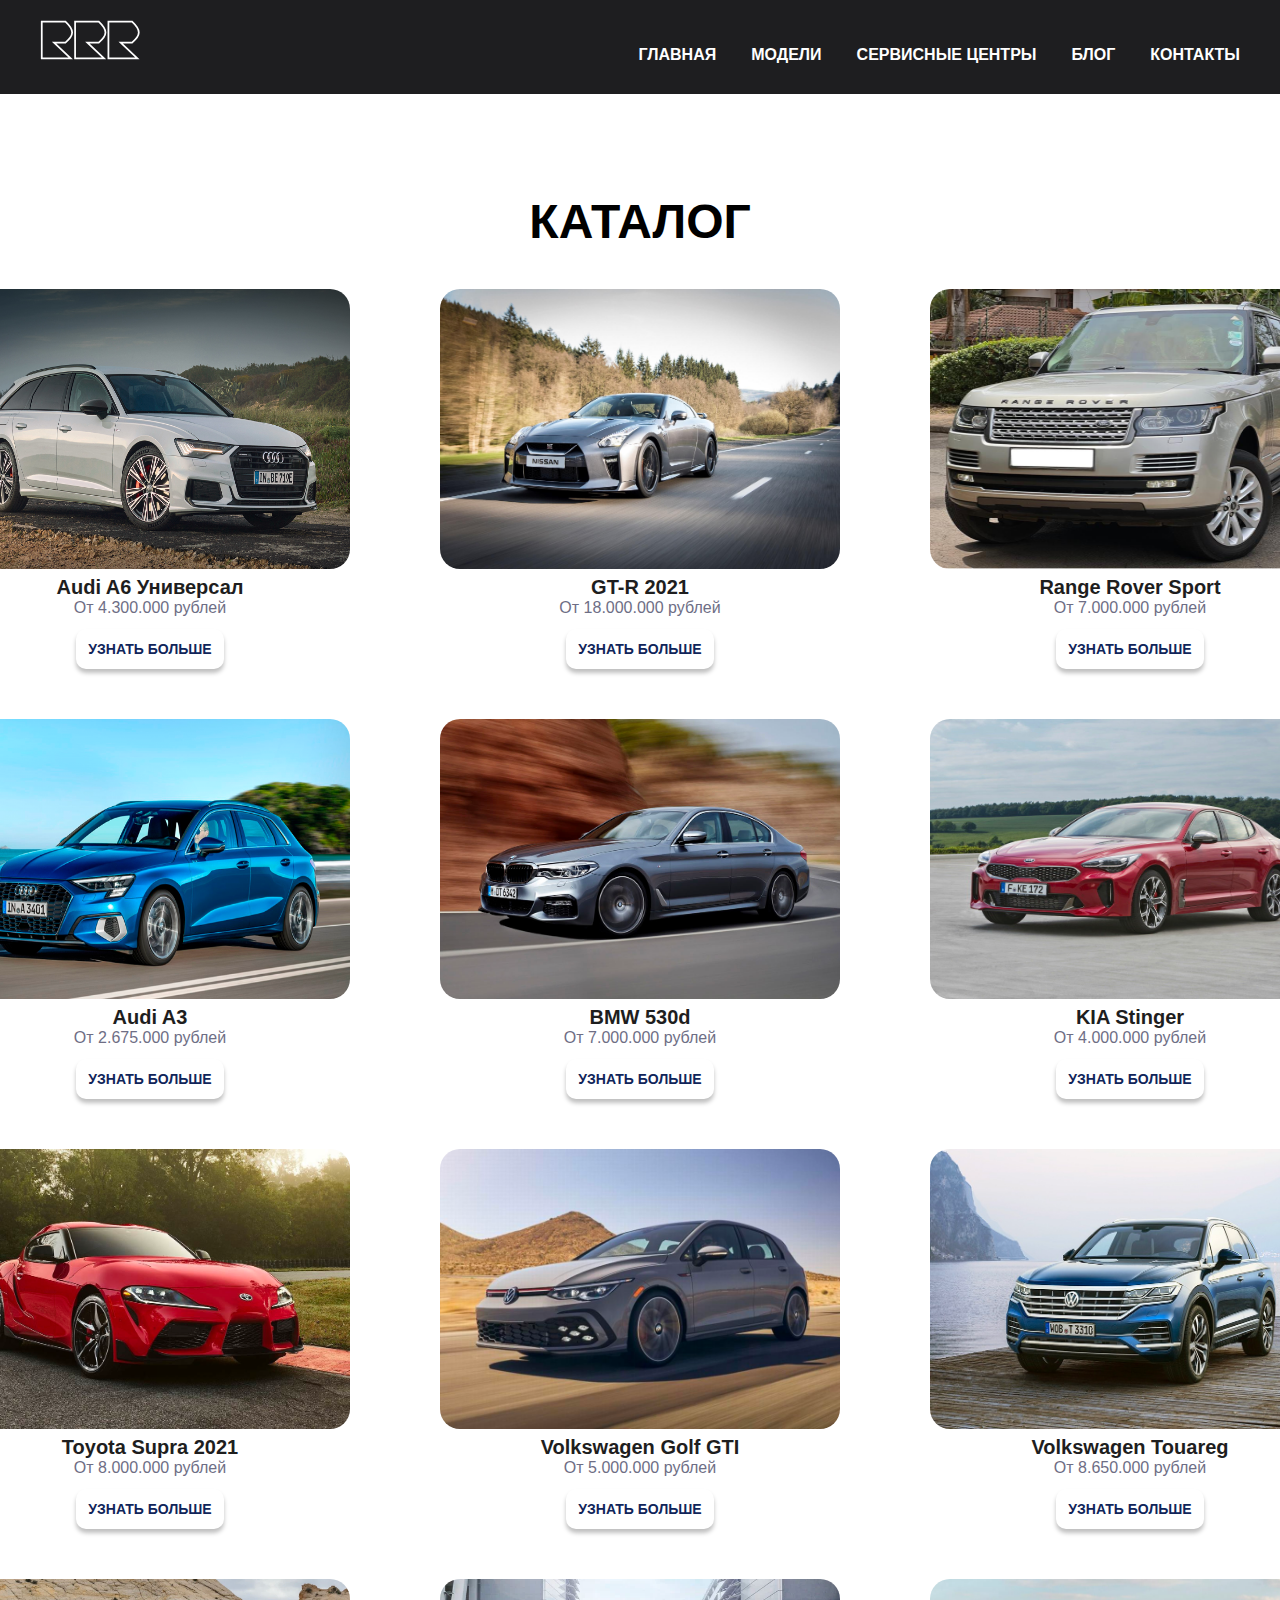
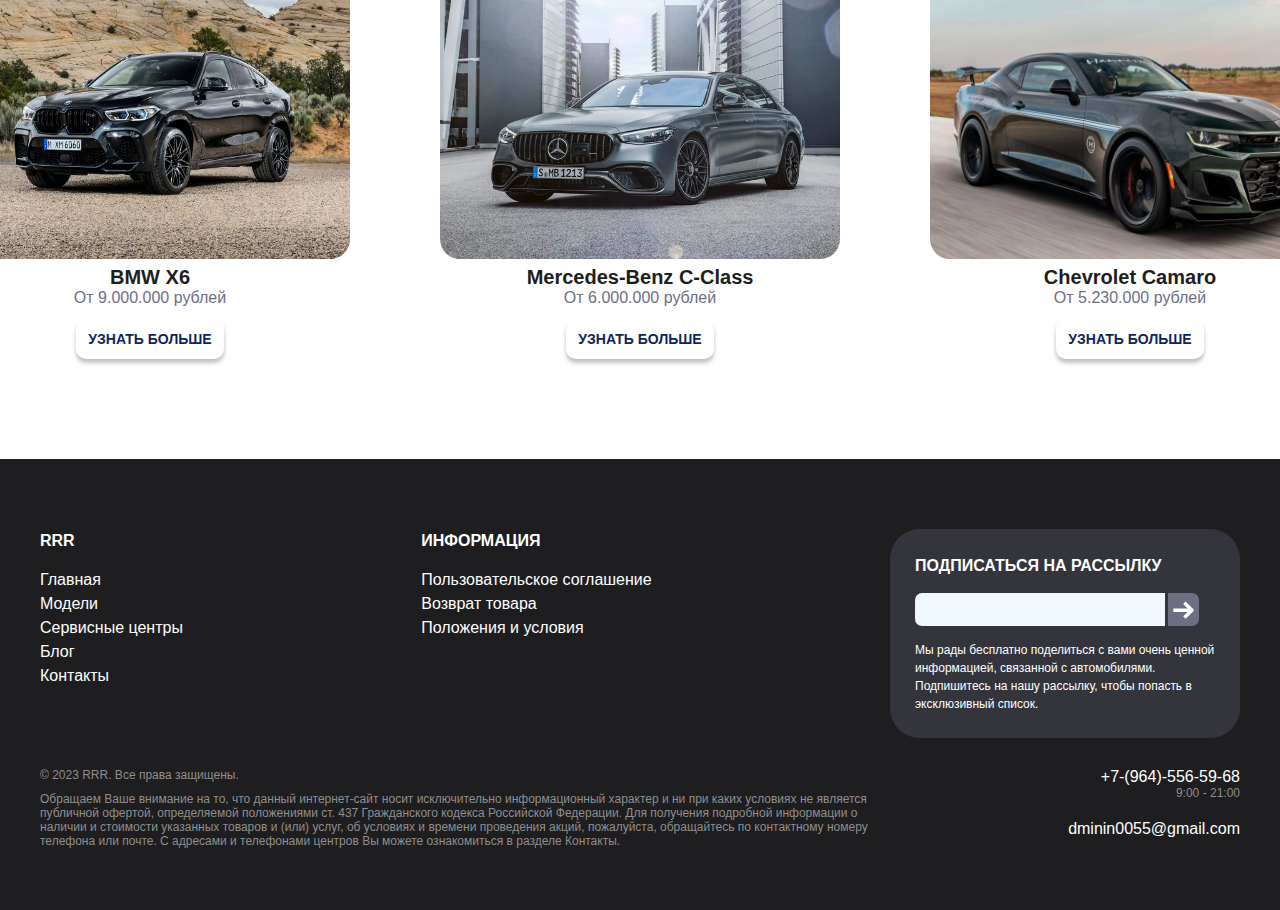
<file: pages/models.html>
<!DOCTYPE html>
<html lang="en">
<head>
    <meta charset="UTF-8">
    <title>Car - showroom</title>
    <meta name="viewport" content="width=device-width, initial-scale=1.0">
    <link rel="preconnect" href="https://fonts.googleapis.com">
    <link rel="preconnect" href="https://fonts.gstatic.com" crossorigin>
    <link href="https://fonts.googleapis.com/css2?family=Lato:wght@400;700&display=swap" rel="stylesheet">
    <link rel="stylesheet" href="../css/style.css">
    <link rel="stylesheet" href="../css/style_catalog.css">
    <script src="../js/main.js" defer></script>
</head>
<body>

    <div class="wrapper">
        <header class="header">
            <div class="container">
                <div class="header__inner">
                    <a href="../index.html" class="logo">
                        <img src="../img/main/logo.svg" alt="logo" class="logo_img" width="100px" >
                    </a>
                    <nav class="menu">
                        <ul class="menu_list">
                            <li class="menu_list-item">
                                <a href="../index.html" class="menu_list-link">Главная</a>
                            </li>
                            <li class="menu_list-item">
                                <a href="models.html" class="menu_list-link">Модели</a>
                            </li>
                            <li class="menu_list-item">
                                <a href="service_center.html" class="menu_list-link">Сервисные центры</a>
                            </li>
                            <li class="menu_list-item">
                                <a href="blog.html" class="menu_list-link">Блог</a>
                            </li>
                            <li class="menu_list-item">
                                <a href="contacts.html" class="menu_list-link">Контакты</a>
                            </li>
                        </ul>
                    </nav>
                    <div class="burger">
                        <img src="../img/white-menu.svg" alt="menu">
                    </div>
                </div>
            </div>
        </header>

        <div class="main">
            <div class="models_wrapper">
                <h1 class="title">Каталог</h1>
                <div class="models_container">
                    <div class="our_cars__card_item">
                        <img src="../img/catalog/1.jpeg" alt="img" class="our_cars__card_img" width="400" height="280">
                        <p class="our_cars__card_car_title">Audi A6 Универсал</p>
                        <p class="our_cars__card_car_price">От 4.300.000 рублей</p>
                        <a href="contacts.html" class="our_cars__card_link">Узнать больше</a>
                    </div>
                    <div class="our_cars__card_item">
                        <img src="../img/catalog/2.jpeg" alt="img" class="our_cars__card_img" width="400" height="280">
                        <p class="our_cars__card_car_title">GT-R 2021</p>
                        <p class="our_cars__card_car_price">От 18.000.000 рублей</p>
                        <a href="contacts.html" class="our_cars__card_link">Узнать больше</a>
                    </div>
                    <div class="our_cars__card_item">
                        <img src="../img/catalog/3.png" alt="img" class="our_cars__card_img" width="400" height="280">
                        <p class="our_cars__card_car_title">Range Rover Sport</p>
                        <p class="our_cars__card_car_price">От 7.000.000 рублей</p>
                        <a href="contacts.html" class="our_cars__card_link">Узнать больше</a>
                    </div>
                    <div class="our_cars__card_item">
                        <img src="../img/catalog/4.png" alt="img" class="our_cars__card_img" width="400" height="280">
                        <p class="our_cars__card_car_title">Audi A3</p>
                        <p class="our_cars__card_car_price">От 2.675.000 рублей</p>
                        <a href="contacts.html" class="our_cars__card_link">Узнать больше</a>
                    </div>
                    <div class="our_cars__card_item">
                        <img src="../img/catalog/5.png" alt="img" class="our_cars__card_img" width="400" height="280">
                        <p class="our_cars__card_car_title">BMW 530d</p>
                        <p class="our_cars__card_car_price">От 7.000.000 рублей</p>
                        <a href="contacts.html" class="our_cars__card_link">Узнать больше</a>
                    </div>
                    <div class="our_cars__card_item">
                        <img src="../img/catalog/6.png" alt="img" class="our_cars__card_img" width="400" height="280">
                        <p class="our_cars__card_car_title">KIA Stinger</p>
                        <p class="our_cars__card_car_price">От 4.000.000 рублей</p>
                        <a href="contacts.html" class="our_cars__card_link">Узнать больше</a>
                    </div>
                    <div class="our_cars__card_item">
                        <img src="../img/catalog/7.png" alt="img" class="our_cars__card_img" width="400" height="280">
                        <p class="our_cars__card_car_title">Toyota Supra 2021</p>
                        <p class="our_cars__card_car_price">От 8.000.000 рублей</p>
                        <a href="contacts.html" class="our_cars__card_link">Узнать больше</a>
                    </div>
                    <div class="our_cars__card_item">
                        <img src="../img/catalog/8.png" alt="img" class="our_cars__card_img" width="400" height="280">
                        <p class="our_cars__card_car_title">Volkswagen Golf GTI</p>
                        <p class="our_cars__card_car_price">От 5.000.000 рублей</p>
                        <a href="contacts.html" class="our_cars__card_link">Узнать больше</a>
                    </div>
                    <div class="our_cars__card_item">
                        <img src="../img/catalog/9.png" alt="img" class="our_cars__card_img" width="400" height="280">
                        <p class="our_cars__card_car_title">Volkswagen Touareg</p>
                        <p class="our_cars__card_car_price">От 8.650.000 рублей</p>
                        <a href="contacts.html" class="our_cars__card_link">Узнать больше</a>
                    </div>
                    <div class="our_cars__card_item">
                        <img src="../img/catalog/10.png" alt="img" class="our_cars__card_img" width="400" height="280">
                        <p class="our_cars__card_car_title">BMW X6</p>
                        <p class="our_cars__card_car_price">От 9.000.000 рублей</p>
                        <a href="contacts.html" class="our_cars__card_link">Узнать больше</a>
                    </div>
                    <div class="our_cars__card_item">
                        <img src="../img/catalog/11.png" alt="img" class="our_cars__card_img" width="400" height="280">
                        <p class="our_cars__card_car_title">Mercedes-Benz C-Class</p>
                        <p class="our_cars__card_car_price">От 6.000.000 рублей</p>
                        <a href="contacts.html" class="our_cars__card_link">Узнать больше</a>
                    </div>
                    <div class="our_cars__card_item">
                        <img src="../img/catalog/12.png" alt="img" class="our_cars__card_img" width="400" height="280">
                        <p class="our_cars__card_car_title">Chevrolet Camaro</p>
                        <p class="our_cars__card_car_price">От 5.230.000 рублей</p>
                        <a href="contacts.html" class="our_cars__card_link">Узнать больше</a>
                    </div>
                </div>
            </div>
        </div>

        <footer class="footer">
            <div class="container">
                <div class="footer_container">
                    <div class="footer_menu">
                        <ul class="footer_menu-list">
                            <li class="footer_menu-list-item">
                                <p class="footer_menu-list-title">RRR</p>
                            </li>
                            <li class="footer_menu-list-item">
                                <a href="../index.html" class="footer_menu-list-link">Главная</a>
                            </li>
                            <li class="footer_menu-list-item">
                                <a href="models.html" class="footer_menu-list-link">Модели</a>
                            </li>
                            <li class="footer_menu-list-item">
                                <a href="service_center.html" class="footer_menu-list-link">Сервисные центры</a>
                            </li>
                            <li class="footer_menu-list-item">
                                <a href="blog.html" class="footer_menu-list-link">Блог</a>
                            </li>
                            <li class="footer_menu-list-item">
                                <a href="contacts.html" class="footer_menu-list-link">Контакты</a>
                            </li>
                        </ul>
                    </div>
                    <div class="footer_menu">
                        <ul class="footer_menu-list">
                            <li class="footer_menu-list-item">
                                <p class="footer_menu-list-title">Информация</p>
                            </li>
                            <li class="footer_menu-list-item">
                                <a href="#" class="footer_menu-list-link">Пользовательское соглашение</a>
                            </li>
                            <li class="footer_menu-list-item">
                                <a href="#" class="footer_menu-list-link">Возврат товара</a>
                            </li>
                            <li class="footer_menu-list-item">
                                <a href="#" class="footer_menu-list-link">Положения и условия</a>
                            </li>
                        </ul>
                    </div>
                    <div class="footer_menu">
                        <div class="footer_menu-form">
                            <ul class="footer_menu-list">
                                <li class="footer_menu-list-item">
                                    <p class="footer_menu-list-title">Подписаться на рассылку</p>
                                </li>
                                <li class="footer_menu-list-item">
                                    <div class="footer_menu-list-input-container">
                                        <input type="email" class="footer_menu-list-input">
                                        <button class="footer_menu-list-input-submit">
                                            <img src="../img/arrow.svg" alt="submit" class="footer_menu-list-input-submit-img">
                                        </button>
                                    </div>
                                </li>
                                <li class="footer_menu-list-item">
                                    <p class="footer_menu-list-description">
                                        Мы рады бесплатно поделиться с вами очень ценной информацией, связанной с автомобилями.
                                        Подпишитесь на нашу рассылку, чтобы попасть в эксклюзивный список.
                                    </p>
                                </li>
                            </ul>
                        </div>
                    </div>
                </div>
                <div class="footer_bottom">
                    <div class="footer_bottom-text">
                        <div class="footer_bottom-copyright">
                            © 2023 RRR. Все права защищены.
                        </div>
                        <p>
                            Обращаем Ваше внимание на то, что данный интернет-сайт носит исключительно информационный
                            характер и ни при каких
                            условиях не является
                            публичной офертой, определяемой положениями ст. 437 Гражданского кодекса Российской
                            Федерации. Для получения
                            подробной информации о наличии и
                            стоимости указанных товаров и (или) услуг, об условиях и времени проведения акций,
                            пожалуйста, обращайтесь по контактному номеру телефона или почте.
                            С адресами и телефонами центров Вы можете ознакомиться в разделе Контакты.
                        </p>
                    </div>
                    <div class="footer_bottom-contacts">
                        <div class="footer_bottom-contacts-data">
                            +7-(964)-556-59-68
                        </div>
                        <div class="footer_bottom-contacts-time">
                            9:00 - 21:00
                        </div>
                        <div class="footer_bottom-contacts-data">
                            dminin0055@gmail.com
                        </div>
                    </div>
                </div>

            </div>
        </footer>
    </div>

</body>
</html>
</file>
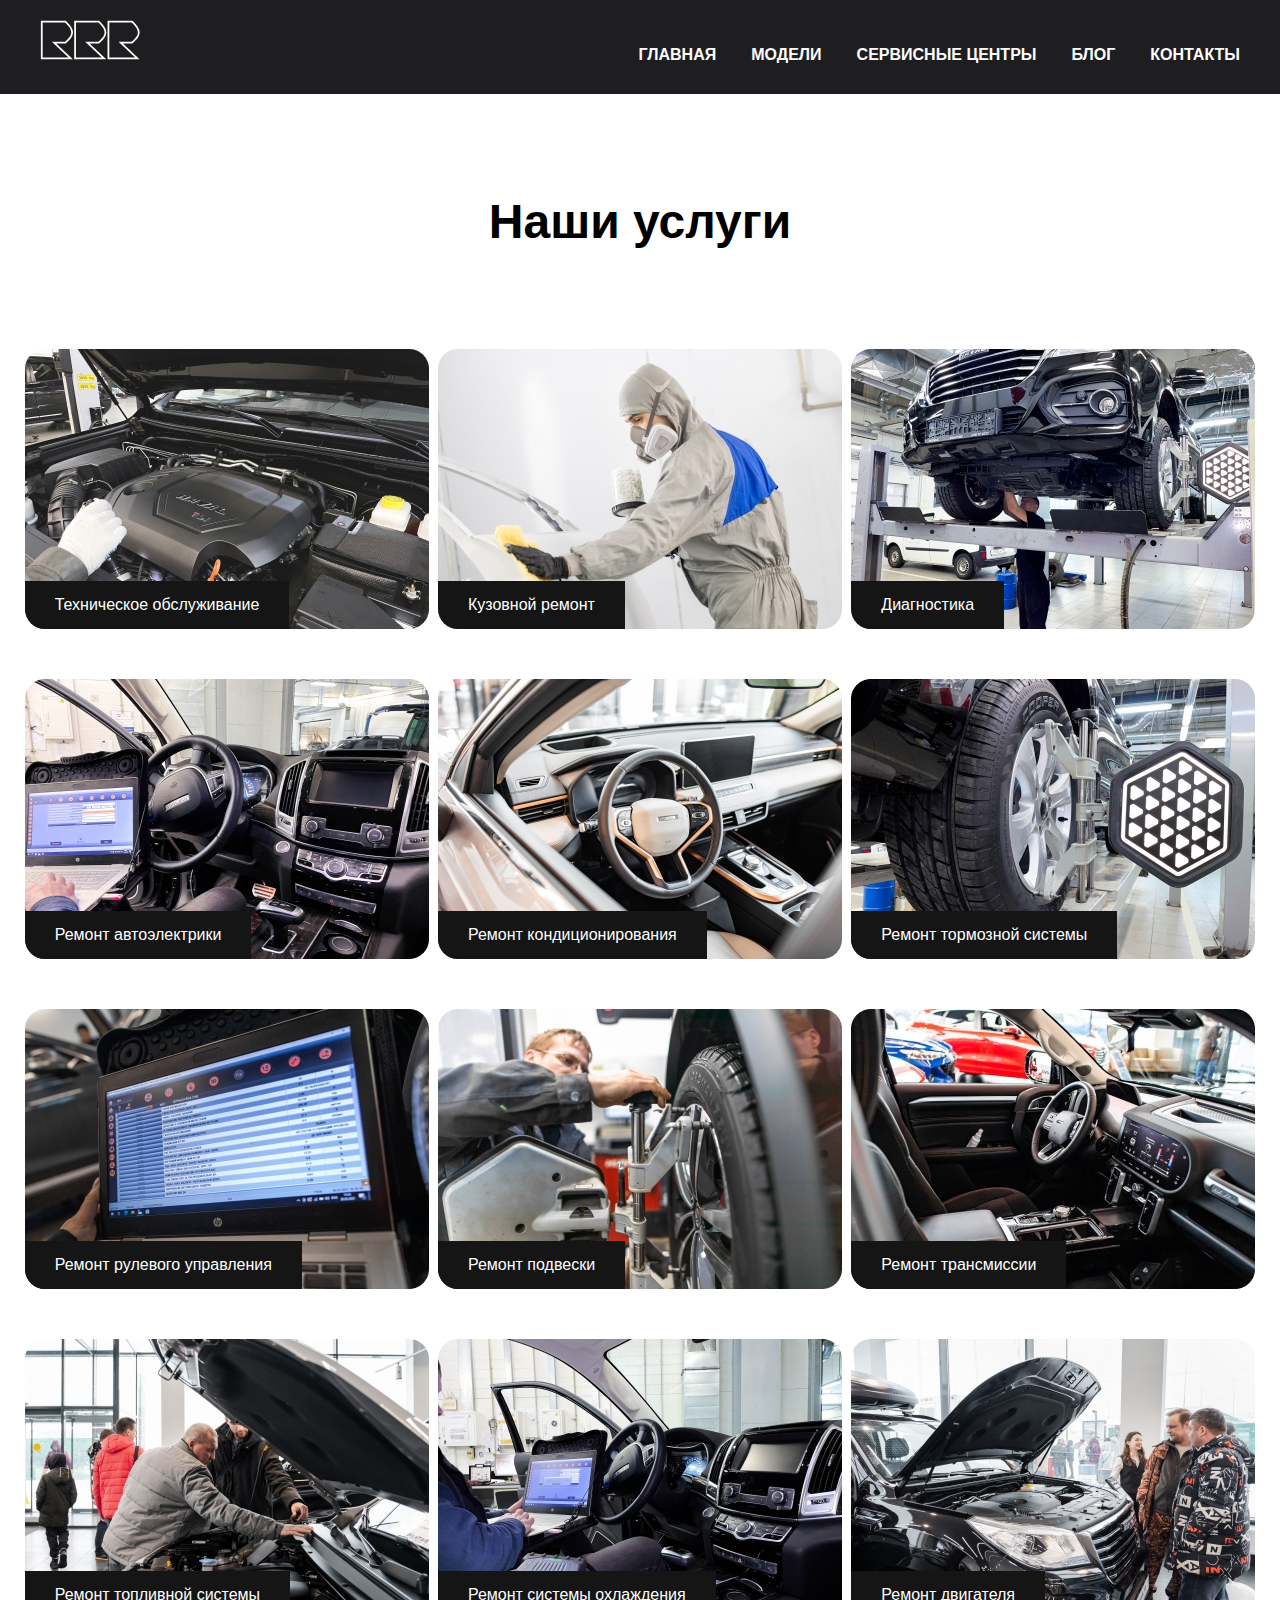
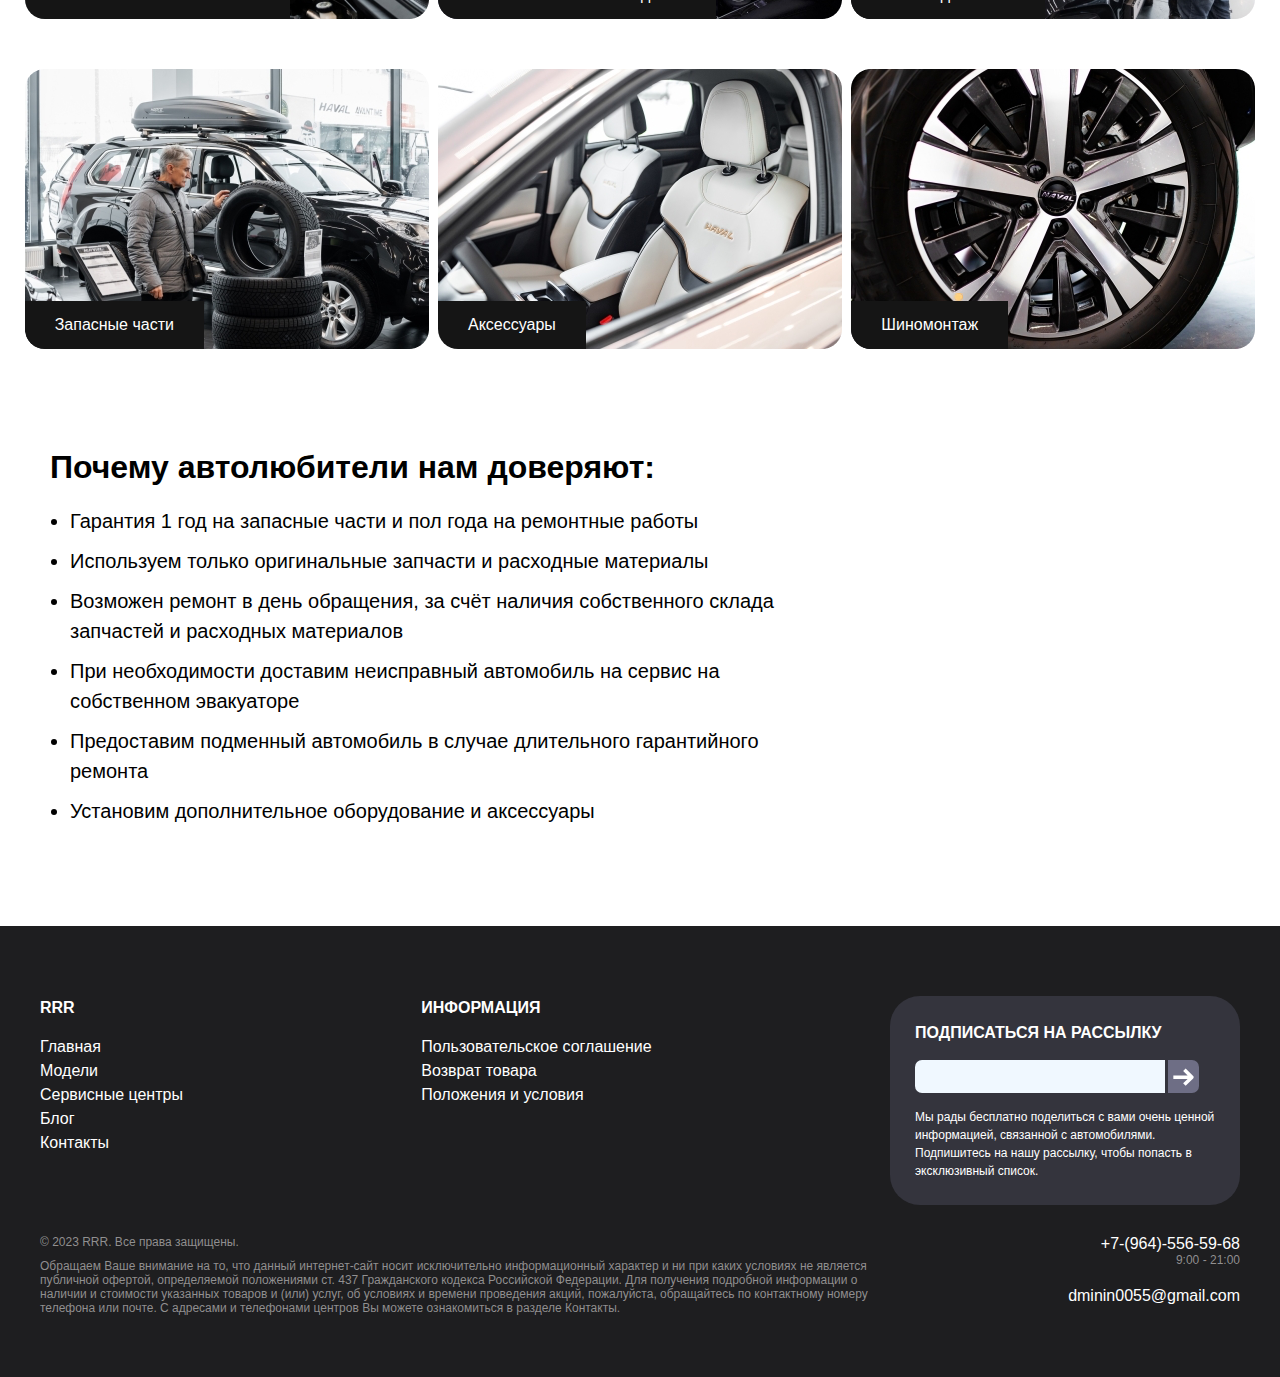
<file: pages/service_center.html>
<!DOCTYPE html>
<html lang="en">
<head>
    <meta charset="UTF-8">
    <title>Car - showroom</title>
    <meta name="viewport" content="width=device-width, initial-scale=1.0">
    <link rel="preconnect" href="https://fonts.googleapis.com">
    <link rel="preconnect" href="https://fonts.gstatic.com" crossorigin>
    <link href="https://fonts.googleapis.com/css2?family=Lato:wght@400;700&display=swap" rel="stylesheet">
    <link rel="stylesheet" href="../css/style.css">
    <link rel="stylesheet" href="../css/style_services.css">
    <script src="../js/main.js" defer></script>
</head>
<body>

    <div class="wrapper">
        <header class="header">
            <div class="container">
                <div class="header__inner">
                    <a href="../index.html" class="logo">
                        <img src="../img/main/logo.svg" alt="logo" class="logo_img" width="100px" >
                    </a>
                    <nav class="menu">
                        <ul class="menu_list">
                            <li class="menu_list-item">
                                <a href="../index.html" class="menu_list-link">Главная</a>
                            </li>
                            <li class="menu_list-item">
                                <a href="models.html" class="menu_list-link">Модели</a>
                            </li>
                            <li class="menu_list-item">
                                <a href="service_center.html" class="menu_list-link">Сервисные центры</a>
                            </li>
                            <li class="menu_list-item">
                                <a href="blog.html" class="menu_list-link">Блог</a>
                            </li>
                            <li class="menu_list-item">
                                <a href="contacts.html" class="menu_list-link">Контакты</a>
                            </li>
                        </ul>
                    </nav>
                    <div class="burger">
                        <img src="../img/white-menu.svg" alt="menu">
                    </div>
                </div>
            </div>
        </header>

        <div class="main">
            <div class="services__wrapper">
                <h1 class="services__title">Наши услуги</h1>
                <div class="services__container">
                    <div class="services">
                        <div class="service_item" style="background-image: url(../img/services/1.png)">
                            <a href="contacts.html" class="block service_item-link">Техническое обслуживание</a>
                        </div>
                        <div class="service_item" style="background-image: url(../img/services/2.png)">
                            <a href="contacts.html" class="block service_item-link">Кузовной ремонт</a>
                        </div>
                        <div class="service_item" style="background-image: url(../img/services/3.png)">
                            <a href="contacts.html" class="block service_item-link">Диагностика</a>
                        </div>
                        <div class="service_item" style="background-image: url(../img/services/4.png)">
                            <a href="contacts.html" class="block service_item-link">Ремонт автоэлектрики</a>
                        </div>
                        <div class="service_item" style="background-image: url(../img/services/5.png)">
                            <a href="contacts.html" class="block service_item-link">Ремонт кондиционирования</a>
                        </div>
                        <div class="service_item" style="background-image: url(../img/services/6.png)">
                            <a href="contacts.html" class="block service_item-link">Ремонт тормозной системы</a>
                        </div>
                        <div class="service_item" style="background-image: url(../img/services/7.png)">
                            <a href="contacts.html" class="block service_item-link">Ремонт рулевого управления</a>
                        </div>
                        <div class="service_item" style="background-image: url(../img/services/8.png)">
                            <a href="contacts.html" class="block service_item-link">Ремонт подвески</a>
                        </div>
                        <div class="service_item" style="background-image: url(../img/services/9.png)">
                            <a href="contacts.html" class="block service_item-link">Ремонт трансмиссии</a>
                        </div>
                        <div class="service_item" style="background-image: url(../img/services/10.png)">
                            <a href="contacts.html" class="block service_item-link">Ремонт топливной системы</a>
                        </div>
                        <div class="service_item" style="background-image: url(../img/services/11.png)">
                            <a href="contacts.html" class="block service_item-link">Ремонт системы охлаждения</a>
                        </div>
                        <div class="service_item" style="background-image: url(../img/services/12.png)">
                            <a href="contacts.html" class="block service_item-link">Ремонт двигателя</a>
                        </div>
                        <div class="service_item" style="background-image: url(../img/services/13.png)">
                            <a href="contacts.html" class="block service_item-link">Запасные части</a>
                        </div>
                        <div class="service_item" style="background-image: url(../img/services/14.png)">
                            <a href="contacts.html" class="block service_item-link">Аксессуары</a>
                        </div>
                        <div class="service_item" style="background-image: url(../img/services/15.png)">
                            <a href="contacts.html" class="block service_item-link">Шиномонтаж</a>
                        </div>
                    </div>
                    <div class="services__desc">
                        <h1 class="desc_title">Почему автолюбители нам доверяют:</h1>
                        <ul class="list">
                            <li class="list-item">Гарантия 1 год на запасные части и пол года на ремонтные работы</li>
                            <li class="list-item">Используем только оригинальные запчасти и расходные материалы</li>
                            <li class="list-item">Возможен ремонт в день обращения, за счёт наличия собственного склада запчастей и расходных материалов</li>
                            <li class="list-item">При необходимости доставим неисправный автомобиль на сервис на собственном эвакуаторе</li>
                            <li class="list-item">Предоставим подменный автомобиль в случае длительного гарантийного ремонта</li>
                            <li class="list-item">Установим дополнительное оборудование и аксессуары</li>
                        </ul>
                    </div>
                </div>
            </div>
        </div>

        <footer class="footer">
            <div class="container">
                <div class="footer_container">
                    <div class="footer_menu">
                        <ul class="footer_menu-list">
                            <li class="footer_menu-list-item">
                                <p class="footer_menu-list-title">RRR</p>
                            </li>
                            <li class="footer_menu-list-item">
                                <a href="../index.html" class="footer_menu-list-link">Главная</a>
                            </li>
                            <li class="footer_menu-list-item">
                                <a href="models.html" class="footer_menu-list-link">Модели</a>
                            </li>
                            <li class="footer_menu-list-item">
                                <a href="service_center.html" class="footer_menu-list-link">Сервисные центры</a>
                            </li>
                            <li class="footer_menu-list-item">
                                <a href="blog.html" class="footer_menu-list-link">Блог</a>
                            </li>
                            <li class="footer_menu-list-item">
                                <a href="contacts.html" class="footer_menu-list-link">Контакты</a>
                            </li>
                        </ul>
                    </div>
                    <div class="footer_menu">
                        <ul class="footer_menu-list">
                            <li class="footer_menu-list-item">
                                <p class="footer_menu-list-title">Информация</p>
                            </li>
                            <li class="footer_menu-list-item">
                                <a href="#" class="footer_menu-list-link">Пользовательское соглашение</a>
                            </li>
                            <li class="footer_menu-list-item">
                                <a href="#" class="footer_menu-list-link">Возврат товара</a>
                            </li>
                            <li class="footer_menu-list-item">
                                <a href="#" class="footer_menu-list-link">Положения и условия</a>
                            </li>
                        </ul>
                    </div>
                    <div class="footer_menu">
                        <div class="footer_menu-form">
                            <ul class="footer_menu-list">
                                <li class="footer_menu-list-item">
                                    <p class="footer_menu-list-title">Подписаться на рассылку</p>
                                </li>
                                <li class="footer_menu-list-item">
                                    <div class="footer_menu-list-input-container">
                                        <input type="email" class="footer_menu-list-input">
                                        <button class="footer_menu-list-input-submit">
                                            <img src="../img/arrow.svg" alt="submit" class="footer_menu-list-input-submit-img">
                                        </button>
                                    </div>
                                </li>
                                <li class="footer_menu-list-item">
                                    <p class="footer_menu-list-description">
                                        Мы рады бесплатно поделиться с вами очень ценной информацией, связанной с автомобилями.
                                        Подпишитесь на нашу рассылку, чтобы попасть в эксклюзивный список.
                                    </p>
                                </li>
                            </ul>
                        </div>
                    </div>
                </div>
                <div class="footer_bottom">
                    <div class="footer_bottom-text">
                        <div class="footer_bottom-copyright">
                            © 2023 RRR. Все права защищены.
                        </div>
                        <p>
                            Обращаем Ваше внимание на то, что данный интернет-сайт носит исключительно информационный
                            характер и ни при каких
                            условиях не является
                            публичной офертой, определяемой положениями ст. 437 Гражданского кодекса Российской
                            Федерации. Для получения
                            подробной информации о наличии и
                            стоимости указанных товаров и (или) услуг, об условиях и времени проведения акций,
                            пожалуйста, обращайтесь по контактному номеру телефона или почте.
                            С адресами и телефонами центров Вы можете ознакомиться в разделе Контакты.
                        </p>
                    </div>
                    <div class="footer_bottom-contacts">
                        <div class="footer_bottom-contacts-data">
                            +7-(964)-556-59-68
                        </div>
                        <div class="footer_bottom-contacts-time">
                            9:00 - 21:00
                        </div>
                        <div class="footer_bottom-contacts-data">
                            dminin0055@gmail.com
                        </div>
                    </div>
                </div>

            </div>
        </footer>
    </div>

</body>
</html>
</file>
<file: css/style.css>
* {
    margin: 0;
    padding: 0;
    border: 0;
    box-sizing: border-box;
}

body {
    font-size: 16px;
    font-weight: 400;

    font-family: 'Inter', sans-serif;
    font-family: 'Montserrat', sans-serif;
    font-family: 'Open Sans', sans-serif;
}

ul {
    list-style: none;
}

a {
    text-decoration: none;
    color: inherit;
}

html, body {
    height: 100%;
}

.open {
    display: flex !important;
    opacity: 0.9;
}

.wrapper {
    min-height: 100%;
    display: flex;
    flex-direction: column;
}

.header {
    background-color: #1E1E20;
}

.header_main {
    background-color: transparent;
    position: absolute;
    z-index: 10;
    left: 0;
    right: 0;
}

.container {
    max-width: 1220px;
    margin: 0 auto;
    padding: 0 10px;
}

.big_container {
    max-width: 1420px;
    margin: 0 auto;
    padding: 0 10px;
}

.header__inner {
    padding-top: 20px;
    padding-bottom: 30px;
    display: flex;
    justify-content: space-between;
    align-items: end;
}

.menu_list {
    display: flex;
    gap: 35px;
}

.burger {
    display: none;
    position: relative;
    z-index: 50;
    align-items: center;
    justify-content: flex-end;
}

.menu_list-link {
    color: white;
    text-transform: uppercase;
    font-weight: 700;
}









.footer {
    background-color: #1E1E20;
    padding: 50px 0 32px;
}

.footer_container {
    display: flex;
    justify-content: space-between;
}

.footer_menu {
    padding-top: 20px;
    padding-bottom: 30px;
}

.footer_menu-list {
    line-height: 1.5;
}

.footer_menu-list-title {
    color: white;
    text-transform: uppercase;
    font-weight: 700;
    margin-bottom: 15px;
}

.footer_menu-list-link {
    color: white;
}

.footer_menu-form {
    box-sizing: content-box;
    background-color: #34343d;
    max-width: 300px;
    padding: 25px;
    border-radius: 30px;
}

.footer_menu-list-input-container {
    display: flex;
    align-items: center;
    gap: 3px;
    margin-bottom: 15px;
}

.footer_menu-list-input {
    background-color: aliceblue;
    width: 250px;
    height: 33px;
    border-top-left-radius: 7px;
    border-bottom-left-radius: 7px;
    outline: none;
    font-size: 16px;
}

.footer_menu-list-input-submit {
    display: flex;
    align-items: center;
    height: 33px;
    padding: 5px;
    background-color: #6e6e85;
    border-top-right-radius: 7px;
    border-bottom-right-radius: 7px;
    cursor: pointer;
}

.footer_menu-list-description {
    color: white;
    font-size: 12px;
}

.footer_bottom {
    display: flex;
    justify-content: space-between;
}

.footer_bottom-text {
    max-width: 840px;
    color: rgba(178, 176, 176, 0.78);
    font-size: 12px;
    padding-bottom: 30px;
}

.footer_bottom-copyright {
    margin-bottom: 10px;
}
.footer_bottom-contacts {
    text-align: right;
}

.footer_bottom-contacts-data {
    color: white;
    font-size: 16px;
}

.footer_bottom-contacts-time {
    color: rgba(178, 176, 176, 0.78);
    font-size: 12px;
    text-align: right;
    margin-bottom: 20px;
}






.main {
    flex-grow: 1;
}

.top {
    color: white;
    text-align: center;
    padding-top: 250px;
    padding-bottom: 50px;
    position: absolute;
    z-index: 5;
    left: 0;
    right: 0;
}

.title {
    text-transform: uppercase;
    font-weight: 700;
    font-size: 58px;
    padding-bottom: 40px;
}

.title span {
    font-size: 65px;
    font-weight: 800;
}

.top__link {
    background-color: #151515;
    padding: 23px;
    max-width: 430px;
    width: 100%;
    display: inline-block;
    text-transform: uppercase;
    font-size: 36px;
    font-weight: 700;
}

.swiper::after {
    content: "";
    background-color: rgba(21, 21, 21, .3);
    position: absolute;
    z-index: 5;
    left: 0;
    right: 0;
    bottom: 0;
    top: 0;
}

.swiper-slide {
    background-repeat: no-repeat;
    background-size: cover;
    background-position: center;
    height: 100vh;
}

.swiper-pagination-bullet {
    width: 120px;
    height: 3px;
    background-color: #151515;
    border-radius: 10px;
    opacity: 1;
    margin: 0 15px !important;
}

.swiper-pagination-bullet-active {
    height: 6px;
    background-color: #FFF;
}

.why_us {
    text-align: center;
    margin: 80px 0 30px 0;
}

.why_us__title {
    font-size: 38px;
    margin-bottom: 40px;
    margin-top: 50px;
}

.why_us__cards {
    display: grid;
    grid-template-columns: repeat(3, 1fr);
    grid-row-gap: 20px;
    grid-column-gap: 20px;
    justify-content: center;
}

.why_us__card_item {
    max-width: 420px;
    width: 100%;
    padding: 44px 53px 33px 51px;
    background-color: #D9D9D9;
    border-radius: 20px;
}

.why_us__card_title {
    margin: 30px 0 20px 0;
    font-size: 24px;
    font-weight: 600;
}

.why_us__card_description {
    color: #283646;
    text-align: center;
    font-size: 16px;
    font-style: normal;
    font-weight: 500;
    line-height: normal;
}

.why_us__card_link {
    color: #10255A;
    text-align: center;
    font-size: 14px;
    font-style: normal;
    font-weight: 600;
    text-transform: uppercase;

    display: inline-block;

    border-radius: 10px;
    background: #FFF;
    box-shadow: 0px 4px 4px 0px rgba(0, 0, 0, 0.25);
    padding: 12px;

    margin-top: 12px;
    transition: box-shadow .3s ease;
}

.why_us__card_link:hover {
    box-shadow: 8px 10px 5px 2px rgba(0, 0, 255, .2);
}



.our_cars {
    text-align: center;
    margin: 80px 0 30px 0;
    background-color: #cfcfe5;
    padding: 40px 0;
}

.our_cars__title {
    font-size: 38px;
    margin-bottom: 40px;
}

.our_cars__cards {
    display: grid;
    grid-template-columns: repeat(3, 1fr);
    grid-row-gap: 20px;
    grid-column-gap: 20px;
    justify-content: center;
}

.our_cars__card_item {
    max-width: 420px;
    width: 100%;
    display: flex;
    flex-direction: column;
}

.our_cars__card_car_title {
    text-align: center;
    margin-top: 7px;
    color: #1E1E1E;
    font-size: 20px;
    font-style: normal;
    font-weight: 800;
    line-height: normal;
    text-transform: capitalize;
}

.our_cars__card_img {
    border-radius: 20px;
}

.our_cars__card_car_price {
    color: #6e6e85;
    text-align: center;
}

.our_cars__card_link, .our_cars__link, .quality_services__card_link {
    color: #10255A;
    text-align: center;
    font-size: 14px;
    font-style: normal;
    font-weight: 600;
    text-transform: uppercase;
    max-width: 150px;
    margin: 0 auto;

    display: inline-block;

    border-radius: 10px;
    background: #FFF;
    box-shadow: 0 4px 4px 0 rgba(0, 0, 0, 0.25);
    padding: 12px;

    margin-top: 12px;
    transition: box-shadow .3s ease;
}

.our_cars__card_link:hover {
    box-shadow: 8px 10px 5px 2px rgba(0, 0, 255, .2);
}

.our_cars__link {
    margin-top: 40px;
    background-color: #151515;
    color: #FFFFFF;
}

.our_cars__link:hover {
    box-shadow: 8px 10px 5px 2px rgba(0, 0, 255, .2);
}


.quality_services {
    text-align: center;
    margin: 80px 0 80px 0;
}

.quality_services__title {
    font-size: 38px;
    margin-bottom: 40px;
    margin-top: 50px;
}

.quality_services__cards {
    display: grid;
    grid-template-columns: repeat(4, 1fr);
    grid-column-gap: 20px;
    justify-content: center;
}

.quality_services__card_item {
    max-width: 372px;
}

.quality_services__card_text {
    margin: 0px 10px;
    font-size: 18px;
    font-weight: 600;
}

.quality_services__card_link:hover {
    box-shadow: 8px 10px 5px 2px rgba(0, 0, 255, .2);
}

@media (max-width: 1440px) {
    .big_container {
        max-width: 820px;
    }
    .quality_services__cards {
        grid-template-columns: repeat(2, 1fr);
        grid-row-gap: 50px;
        grid-column-gap: 56px;
    }
}

@media (max-width: 1200px) {

    .menu_list {
        gap: 15px;
    }

    .big_container {
        max-width: 820px;
    }

    .our_cars__cards, .why_us__cards {
        grid-template-columns: repeat(1, 1fr);
        place-items: center;
    }

    .quality_services__cards {
        grid-template-columns: repeat(2, 1fr);
        grid-row-gap: 20px;
        grid-column-gap: 10px;
        place-items: center;
    }

    .quality_services__card_item {
        height: 381px;
    }

    .footer_bottom-text {
        max-width: 480px;
    }

}

@media (max-width: 430px) {

    .menu_list {
        display: none;
        flex-direction: column;
        position: fixed;
        height: 100%;
        width: 100%;
        top: 0; bottom: 0; left: 0; right: 0;
        z-index: 50;
        overflow-y: auto;
        padding: 50px 40px;
        background-color: #151515;
    }

    .burger {
        display: flex;
    }

    .menu_list {
        gap: 15px;
    }

    .why_us__title {
        font-size: 32px;
    }

    .our_cars__title {
        font-size: 32px;
    }

    .quality_services__title {
        font-size: 32px;
    }

    .our_cars__cards, .why_us__cards {
        grid-template-columns: repeat(1, 1fr);
        place-items: center;
    }

    .our_cars__card_img {
        width: 372px;
        height: 260px;
    }

    .quality_services__cards {
        grid-template-columns: repeat(1, 1fr);
        grid-row-gap: 20px;
        grid-column-gap: 10px;
        place-items: center;
    }

    .quality_services__card_item {
        height: 381px;
    }

    .footer_bottom-text {
        max-width: 480px;
    }

    .footer_container {
        flex-direction: column-reverse;
    }

    .footer_bottom {
        flex-direction: column;
    }

    .footer_bottom-text {
        order: 2;
        font-size: 9px;
    }

}
</file>
<file: css/style_blog.css>
.list {
    list-style: inherit;
    color: white;
}

.li {
    margin-left: 20px;
}

.blog_wrapper {
    padding: 0 20px;
}

.main {
    margin: 50px 0 100px 0;
}

.blog_container {
    max-width: 1300px;
    margin: 0 auto 100px;
}

.main_title {
    text-align: center;
    margin-bottom: 30px;
}

.blog_items {
    display: grid;
    grid-template-columns: repeat(3, 1fr);
    place-items: center;
    justify-content: center;
    grid-row-gap: 50px;
    margin: 0 auto 100px;
}

.blog_item {
    padding: 20px ;
    width: 350px;
    height: 350px;
    display: flex;
    flex-direction: column;
    border: 1px solid #bdbbbb;
    transition: box-shadow .3s ease;
    box-shadow: 0 4px 4px 0 rgba(0, 0, 0, 0.25);
    border-radius: 20px;
}

.blog_item:hover {
    box-shadow: 8px 10px 5px 2px #5c6972;
    border: 3px solid #5c6972;
}

.blog_item_title {
    text-align: center;
    font-size: 20px;
}

.blog_item_description {
    margin-top: 10px;
    text-align: justify;
    font-size: 14px;
}


.title {
    margin-top: 30px;
    font-size: 30px;
    color: #FFFFFF;
    text-align: center;
}

.p {
    margin-bottom: 10px;
    color: white;
}

.hidden {
    position: absolute;
    visibility: hidden;
    opacity: 0;
    transition: .3s;
    top: -1000px;
    right: 0;
    bottom: 0;
    left: 0;
    z-index: 1000;
    background: rgba(0, 0, 0, 0.9);
    display: flex;
    flex-direction: column;
    justify-content: center;
    align-items: flex-start;
    overflow-y: scroll;
    overflow-x: scroll;
    padding: 60px 15px;
}

.hidden_content {
    margin: 0 auto;
    max-width: 1000px;
}

.hidden_active {
    position: fixed;
    top: 0;
    bottom: 0;
    visibility: visible;
    opacity: 1;
    transition: .3s;
}

@media (max-width: 1200px) {

    .blog_items {
        grid-template-columns: repeat(2, 1fr);
        grid-row-gap: 20px;
        grid-column-gap: 10px;
    }

}

@media (max-width: 430px) {

    .blog_items {
        grid-template-columns: repeat(1, 1fr);
    }

    .hidden_image {
        width: 390px;
    }

    .oil {
        width: 390px;
    }

    .h1 {
        padding-top: 550px;
    }

    .h2 {
        padding-top: 150px;
    }

    .h3 {
        padding-top: 400px;
    }

    .h4 {
        padding-top: 450px;
    }

    .h6 {
        padding-top: 1200px;
    }

    .h7 {
        padding-top: 550px;
    }

    .h8 {
        padding-top: 450px;
    }

    .h9 {
        padding-top: 550px;
    }



}
</file>
<file: css/style_contacts.css>
input {
    outline: none;
    border-radius: 0;
}

.container_contacts {
    max-width: 1580px;
    display: flex;
    gap: 90px;
    margin: 0 auto;
    border-radius: 20px;
    background: #FFF;
    box-shadow: 0px 0px 60px 30px rgba(0, 0, 0, 0.03);
}

.main_wrapper {
    padding: 0 20px;
}

.main {
    margin: 100px 0 100px 0;
}

.contacts_info {
    display: flex;
    flex-direction: column;
    max-width: 766px;
    width: 100%;
    margin: 0 auto;
    margin-top: 127px;
    margin-right: 90px;
}

.contacts_title {
    text-align: center;
}

.contacts_inputs {
    display: grid;
    grid-template-columns: repeat(2, 1fr);
    grid-column-gap: 60px;
}

.contacts_name {
    max-width: 350px;
    margin-top: 107px;
    padding: 4px 0;
    border-bottom: 1px solid black;
}

.contacts_submit {
    color: #000;
    font-size: 38px;
    font-style: normal;
    font-weight: 500;
    line-height: 20px;
    background-color: #D9D9D9;

    display: inline-block;
    padding: 20px 60px;
    border-radius: 20px;

    margin: 0 auto;
    margin-top: 170px;
}

@media (max-width: 1200px) {

    .main_img {
        display: none;
    }

    .container_contacts {
        max-width: 800px;
        padding-top: 80px;
        padding-bottom: 80px;
    }

    .contacts_info {
        margin: 0 auto;
        max-width: 700px;
    }

    .contacts_submit {
        margin-top: 80px;
    }

}

@media (max-width: 430px) {

    .contacts_inputs {
        grid-template-columns: repeat(1, 1fr);
        place-items: center;
    }

    .container_contacts {
        max-width: 380px;
        padding-top: 60px;
        padding-bottom: 60px;
    }

    .contacts_info {
        margin: 0 auto;
        max-width: 350px;
    }

    .contacts_submit {
        margin-top: 80px;
    }

    .contacts_name {
        max-width: 280px;
        width: 100%;
    }

}
</file>
<file: css/style_catalog.css>
.models_wrapper {
    padding: 0 20px;
}

.main {
    margin: 100px 0 100px 0;
}

.models_container {
    max-width: 1580px;
    display: grid;
    grid-template-columns: repeat(3, 1fr);
    place-items: center;
    justify-content: center;
    grid-column-gap: 90px;
    grid-row-gap: 50px;
    margin: 0 auto;
}

.title {
    color: #000;
    text-align: center;
    font-size: 48px;
    font-style: normal;
    font-weight: 700;
    line-height: normal;
}

@media (max-width: 1200px) {

    .our_cars__card_img {
        width: 372px;
        height: 260px;
    }

    .models_container {
        grid-template-columns: repeat(2, 1fr);
        grid-row-gap: 20px;
        grid-column-gap: 10px;
    }

}

@media (max-width: 430px) {

    .models_container {
        grid-template-columns: repeat(1, 1fr);
    }

}
</file>
<file: css/style_services.css>
.list {
    list-style: inherit;
}

.services__wrapper {
    padding: 0 20px;
}

. main {
    margin: 100px 0 100px 0;
}

.services__container {
    max-width: 1400px;
    margin: 0 auto 100px;
}

.services {
    display: grid;
    grid-template-columns: repeat(3, 1fr);
    place-items: center;
    justify-content: center;
    grid-row-gap: 50px;
    margin: 0 auto 100px;
}

.service_item {
    background-image: url("../img/services/1.png");
    width: 404px;
    height: 280px;
    display: flex;
    justify-content: left;
    align-items: end;
}

.block {
    background-color: #151515;
    display: inline-block;
    border-bottom-left-radius: 20px;
    padding: 15px 30px;
}

.service_item-link {
    color: #FFFFFF;
}

.services__desc {
    max-width: 800px;
    padding-left: 30px;
}

.desc_title {
    margin-bottom: 20px;
}

.list-item {
    line-height: 30px;
    font-size: 20px;
    margin-bottom: 10px;
    margin-left: 20px;
}

.services__title {
    color: #000;
    text-align: center;
    font-size: 48px;
    font-style: normal;
    font-weight: 700;
    line-height: normal;
    margin-bottom: 100px;
    margin-top: 100px;
}

@media (max-width: 1200px) {

    .service_item {
        width: 372px;
        height: 260px;
    }

    .services {
        grid-template-columns: repeat(2, 1fr);
        grid-row-gap: 20px;
        grid-column-gap: 10px;
    }

}

@media (max-width: 430px) {

    .services {
        grid-template-columns: repeat(1, 1fr);
    }

    .service_item {
        width: 372px;
        height: 260px;
        border-radius: 20px;
    }

}
</file>
